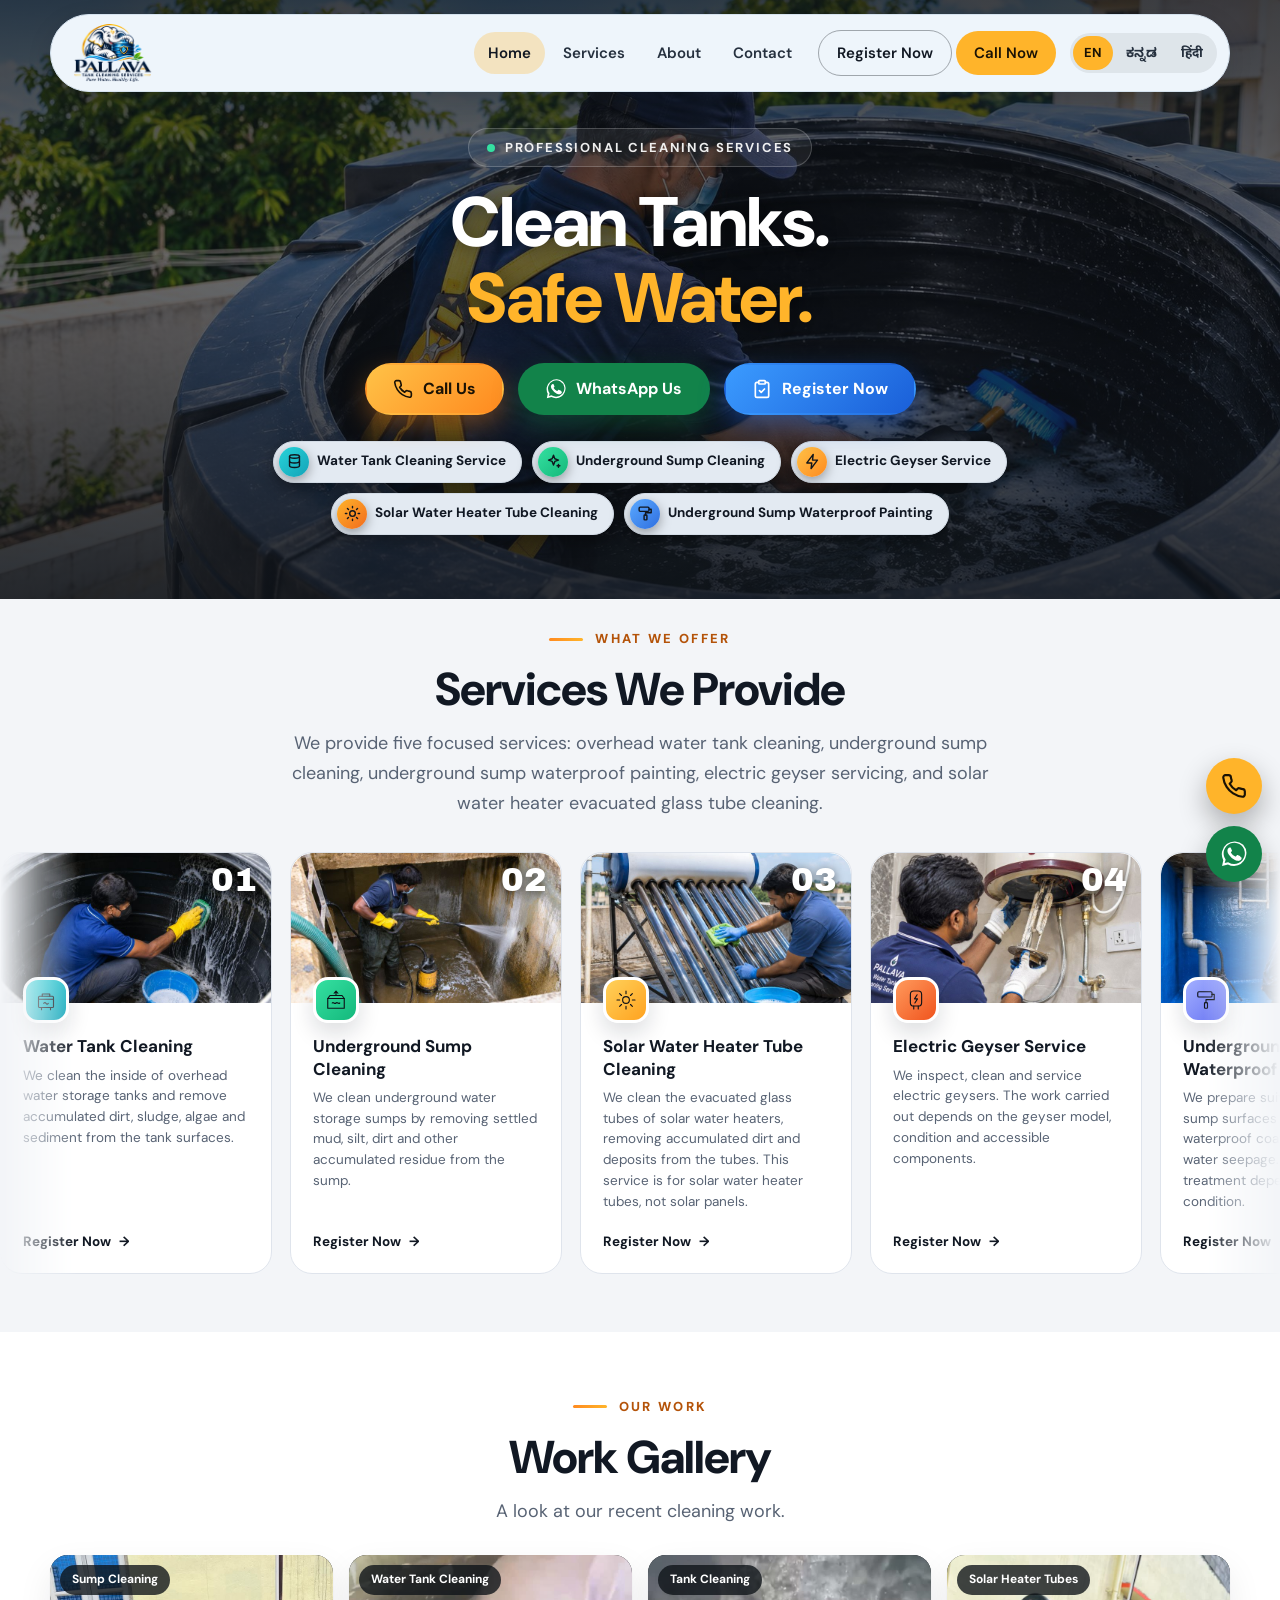
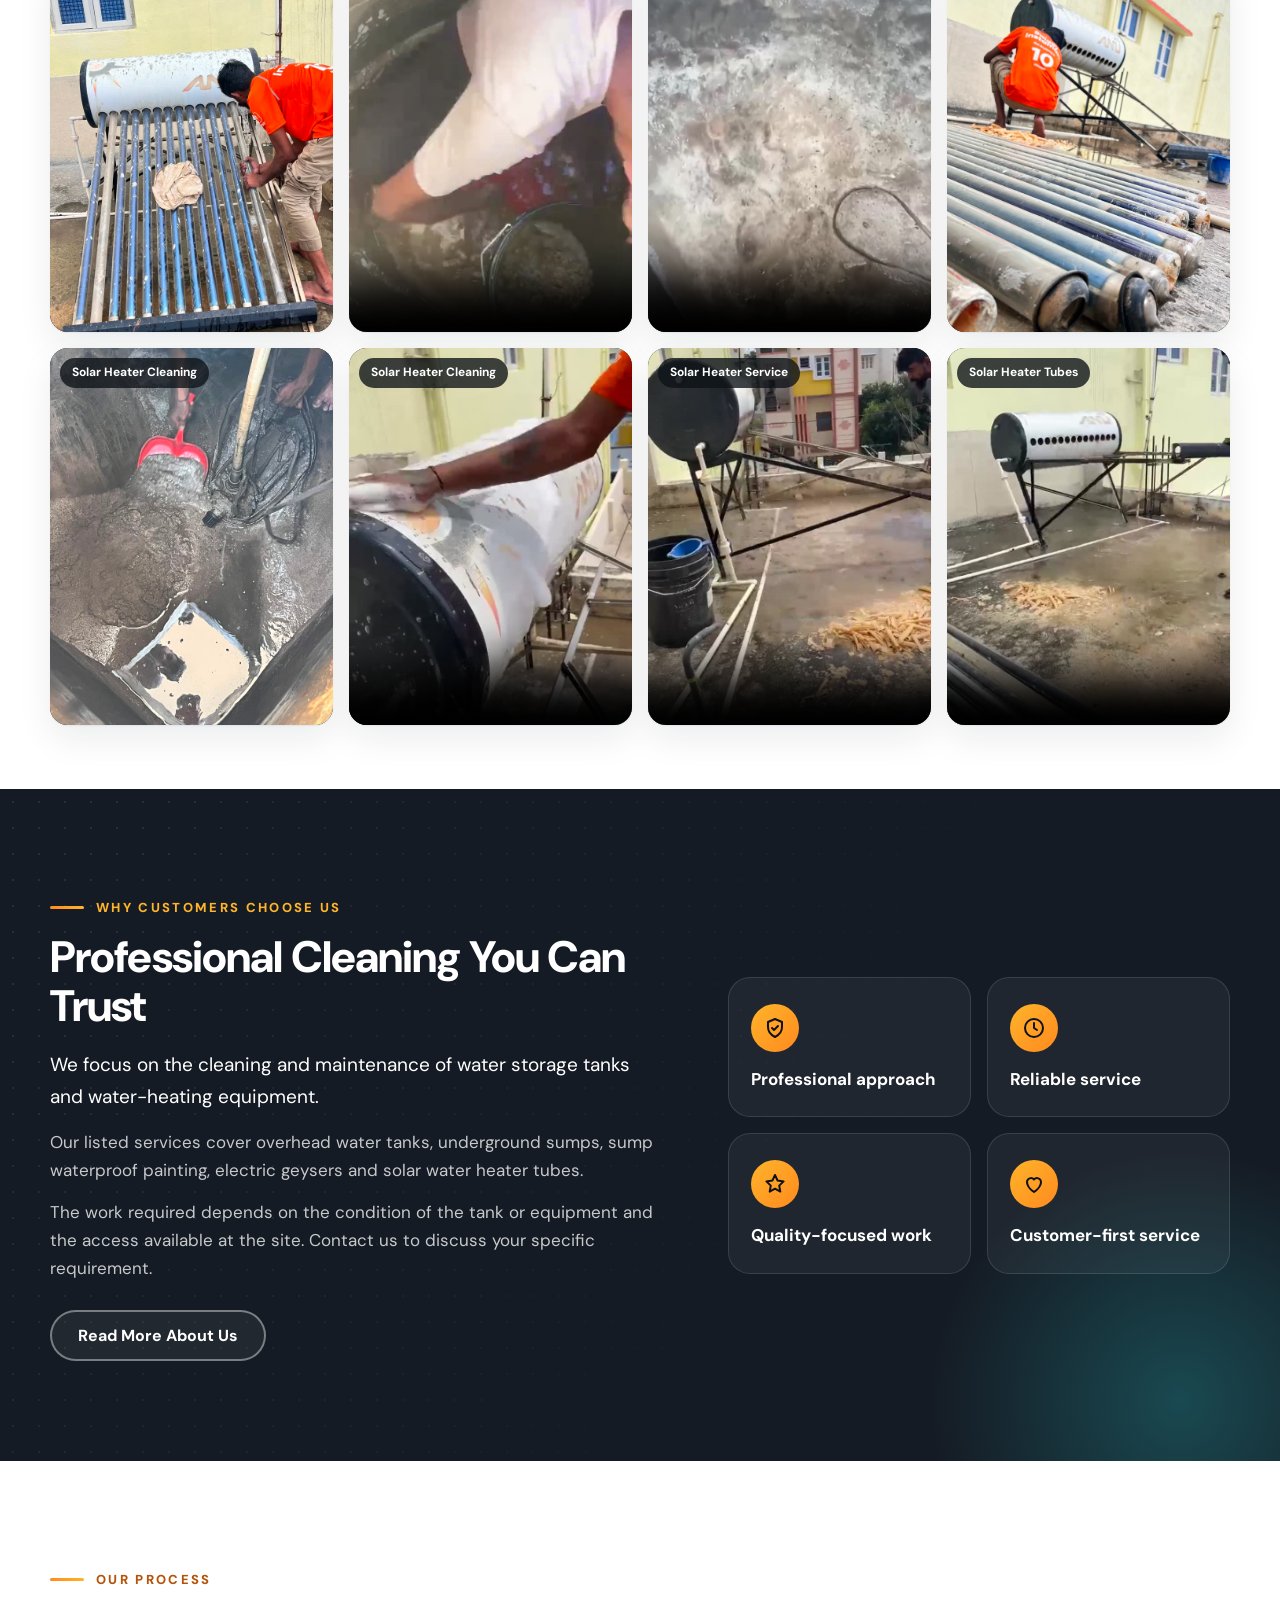
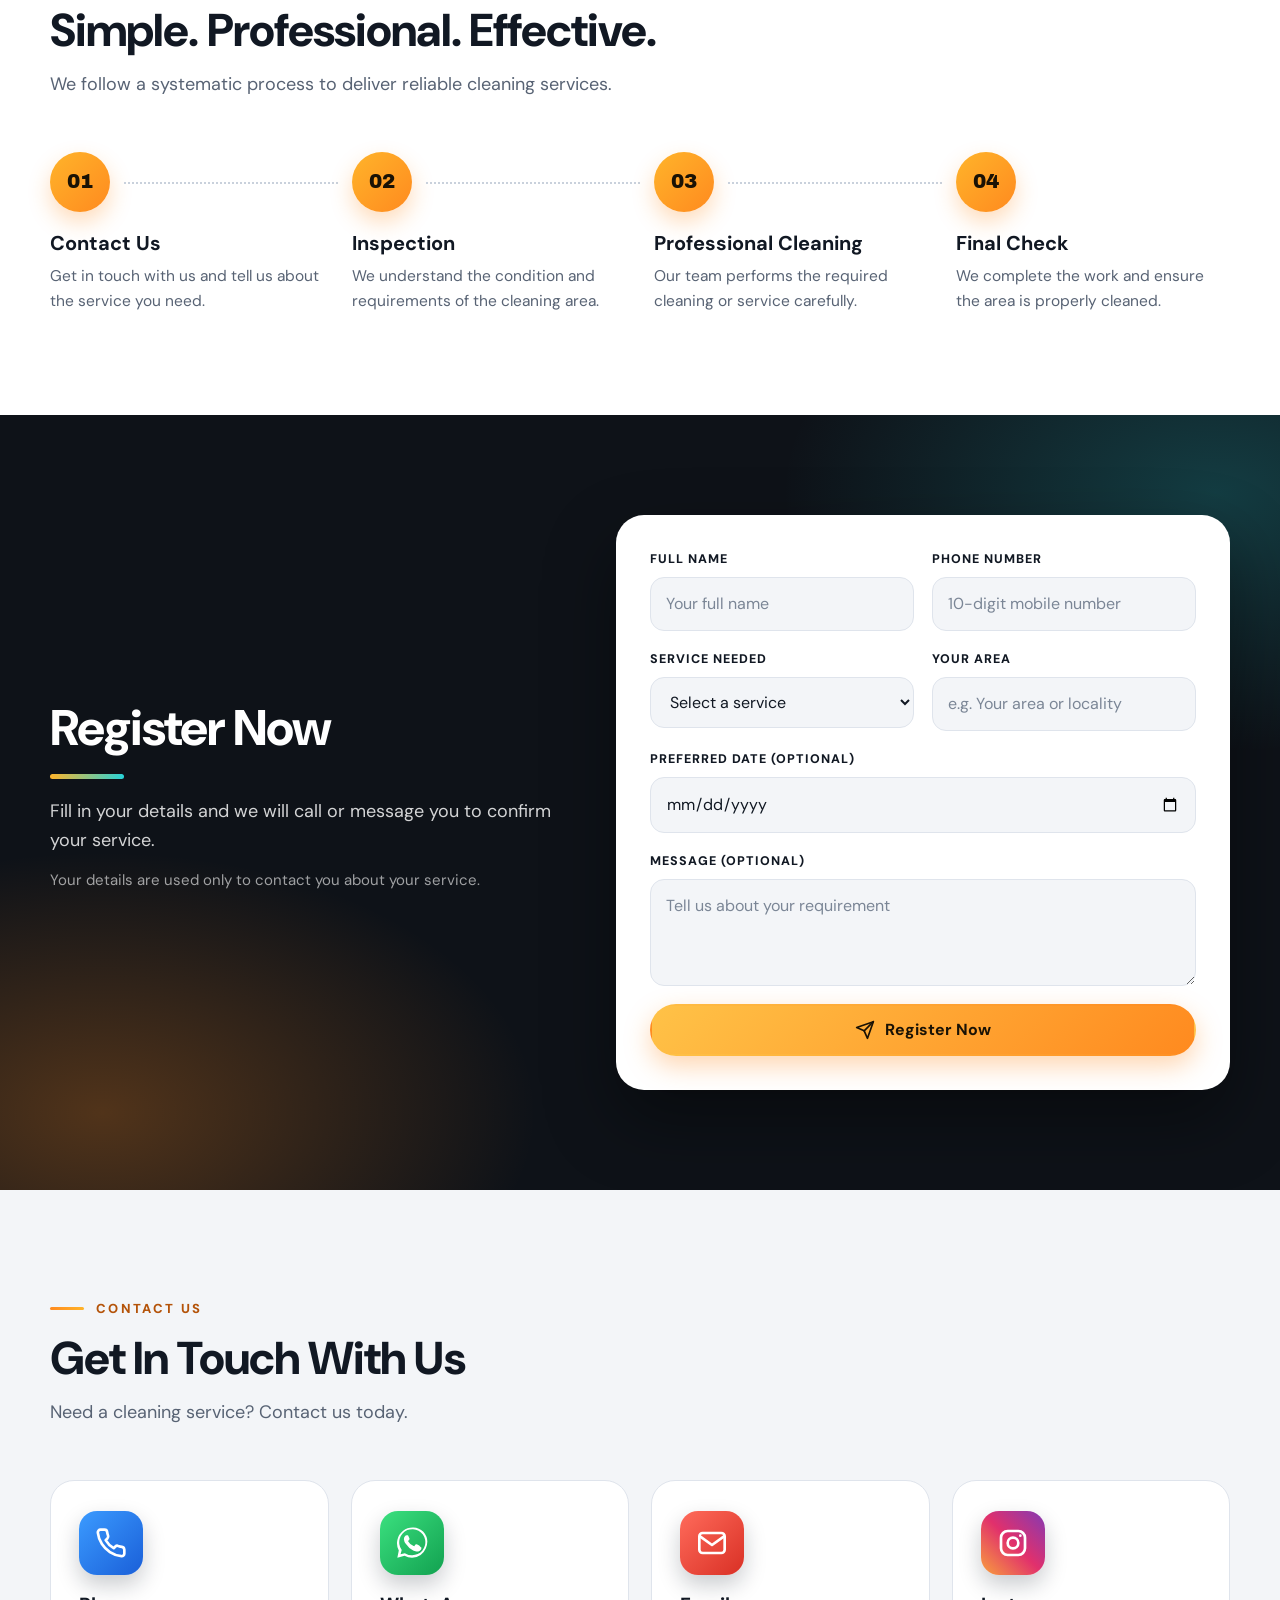
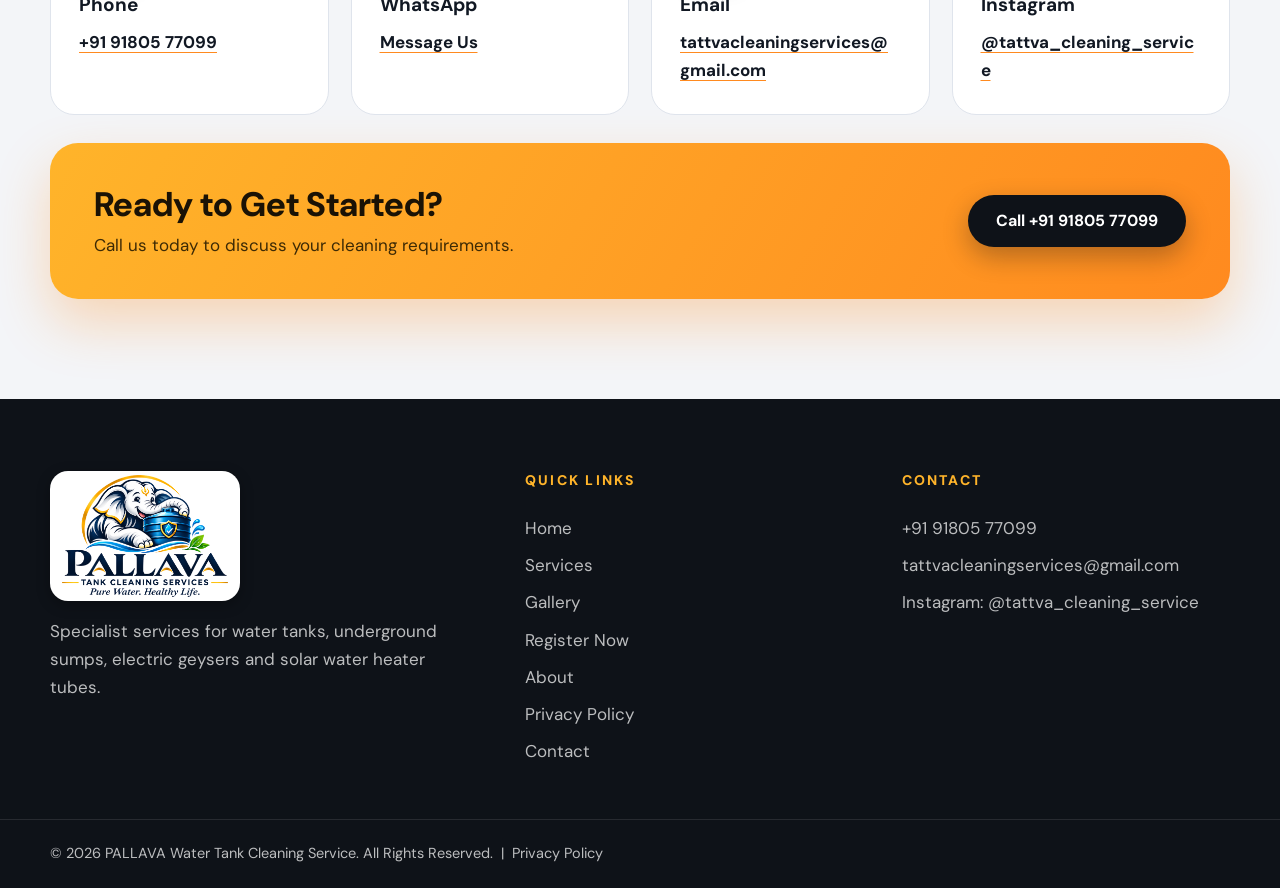
<file: index.html>
<!DOCTYPE html>
<html lang="en">
<head>
    <meta charset="UTF-8">
    <meta name="viewport" content="width=device-width, initial-scale=1.0">
    <title>Water Tank &amp; Sump Cleaning | PALLAVA Water Tank Cleaning Service</title>
    <meta name="description" content="PALLAVA provides five services: overhead water tank cleaning, underground sump cleaning, underground sump waterproof painting, electric geyser service, and evacuated glass tube solar water heater cleaning.">
    <link rel="canonical" href="https://pallavawatertankcleaningservice.in/">
    <meta name="theme-color" content="#0e1218">
    <link rel="preconnect" href="https://fonts.googleapis.com"><link rel="preconnect" href="https://fonts.gstatic.com" crossorigin>
    <link href="https://fonts.googleapis.com/css2?family=Archivo+Black&family=DM+Sans:opsz,wght@9..40,400;500;600;700;800&family=Noto+Sans+Kannada:wght@400;500;600;700;800&family=Noto+Sans+Devanagari:wght@400;500;600;700;800&display=swap" rel="stylesheet">
    <meta property="og:type" content="website">
    <meta property="og:site_name" content="PALLAVA Water Tank Cleaning Service">
    <meta property="og:title" content="Water Tank &amp; Sump Cleaning | PALLAVA Water Tank Cleaning Service">
    <meta property="og:description" content="PALLAVA provides five services: overhead water tank cleaning, underground sump cleaning, underground sump waterproof painting, electric geyser service, and evacuated glass tube solar water heater cleaning.">
    <meta property="og:url" content="https://pallavawatertankcleaningservice.in/">
    <meta property="og:image" content="https://pallavawatertankcleaningservice.in/og-image.jpg">
    <meta name="twitter:card" content="summary_large_image">
    <link rel="icon" href="favicon.svg" type="image/svg+xml">
    <link rel="icon" href="favicon.ico" sizes="48x48">
    <link rel="icon" href="favicon.png" type="image/png" sizes="192x192">
    <link rel="apple-touch-icon" href="favicon.png">
    <link rel="stylesheet" href="style.css">
    <script>document.documentElement.className += " js";</script>
</head>
<body>

<div class="scroll-progress" aria-hidden="true"></div>

<header class="header" id="header">
    <div class="nav-wrap">
        <a href="#home" class="brand" aria-label="PALLAVA Water Tank Cleaning Service - Home">
            <img class="brand-logo" src="logo_1.png" alt="PALLAVA Tank Cleaning Services - Pure Water. Healthy Life.">
        </a>
        <nav class="navigation" id="navigation">
            <a href="#home" class="nav-link">Home</a>
            <a href="#services" class="nav-link">Services</a>
            <a href="about.html" class="nav-link">About</a>
            <a href="#contact" class="nav-link">Contact</a>
            <a href="#register" class="nav-button nav-outline">Register Now</a>
            <a href="tel:+919180577099" class="nav-button nav-call">Call Now</a>
        </nav>
        <div class="lang-switch" role="group" aria-label="Language">
            <button type="button" data-lang="en" aria-pressed="true" lang="en">EN</button>
            <button type="button" data-lang="kn" aria-pressed="false" lang="kn">ಕನ್ನಡ</button>
            <button type="button" data-lang="hi" aria-pressed="false" lang="hi">हिंदी</button>
        </div>
        <button class="menu-button" id="menuButton" aria-expanded="false" aria-label="Toggle navigation">
            <span></span><span></span><span></span>
        </button>
    </div>
</header>

<main>

    <!-- HERO (photo banner) -->
    <section class="hero" id="home">
        <div class="container hero-inner">
            <span class="hero-badge">Professional Cleaning Services</span>
            <h1>Clean Tanks.<br><span class="grad">Safe Water.</span></h1>
            <div class="hero-buttons">
                <a href="tel:+919180577099" class="btn btn-amber"><svg viewBox="0 0 24 24" fill="none" stroke="currentColor" stroke-width="2" stroke-linecap="round" stroke-linejoin="round"><path d="M22 16.9v3a2 2 0 0 1-2.2 2 19.8 19.8 0 0 1-8.6-3.1 19.5 19.5 0 0 1-6-6A19.8 19.8 0 0 1 2.1 4.2 2 2 0 0 1 4.1 2h3a2 2 0 0 1 2 1.7c.1 1 .4 1.9.7 2.8a2 2 0 0 1-.5 2.1L8 9.9a16 16 0 0 0 6 6l1.3-1.3a2 2 0 0 1 2.1-.4c.9.3 1.8.6 2.8.7a2 2 0 0 1 1.7 2z"/></svg>Call Us</a>
                <a href="https://wa.me/919180577099?text=Hello%2C%20I%20need%20a%20cleaning%20service." target="_blank" rel="noopener" class="btn btn-wa"><svg viewBox="0 0 24 24" fill="currentColor"><path d="M20.5 3.5A11.8 11.8 0 0 0 2.1 17.7L1 23l5.4-1.4a11.8 11.8 0 0 0 5.6 1.4h.1A11.8 11.8 0 0 0 20.5 3.5zM12 21.2a9.8 9.8 0 0 1-5-1.4l-.4-.2-3.2.8.9-3.1-.2-.4a9.8 9.8 0 1 1 7.9 4.3zm5.4-7.3c-.3-.1-1.7-.8-2-.9s-.5-.1-.7.1-.8.9-.9 1.1-.3.2-.6.1a8 8 0 0 1-4-3.5c-.3-.5.3-.5.9-1.6.1-.2 0-.4 0-.5l-.9-2.1c-.2-.5-.4-.5-.7-.5h-.6a1.2 1.2 0 0 0-.9.4 3.7 3.7 0 0 0-1.1 2.7 6.4 6.4 0 0 0 1.4 3.4 14.7 14.7 0 0 0 5.6 5c2 .8 2.8.9 3.8.7a3.2 3.2 0 0 0 2.1-1.5 2.6 2.6 0 0 0 .2-1.5c-.1-.1-.3-.2-.6-.3z"/></svg>WhatsApp Us</a>
                <a href="#register" class="btn btn-line"><svg viewBox="0 0 24 24" fill="none" stroke="currentColor" stroke-width="2" stroke-linecap="round" stroke-linejoin="round" aria-hidden="true"><path d="M16 4h2a2 2 0 0 1 2 2v14a2 2 0 0 1-2 2H6a2 2 0 0 1-2-2V6a2 2 0 0 1 2-2h2"/><rect x="8" y="2" width="8" height="4" rx="1"/><path d="M9 14l2 2 4-4"/></svg>Register Now</a>
            </div>
            <ul class="hero-services">
                <li><span class="hs-icon" style="--c1:#27d3d8;--c2:#14a3b8"><svg viewBox="0 0 24 24" fill="none" stroke="currentColor" stroke-width="2" stroke-linecap="round" stroke-linejoin="round" aria-hidden="true"><ellipse cx="12" cy="5" rx="7" ry="2.5"/><path d="M5 5v13c0 1.4 3.1 2.5 7 2.5s7-1.1 7-2.5V5"/><path d="M5 11.5c0 1.4 3.1 2.5 7 2.5s7-1.1 7-2.5"/></svg></span><span>Water Tank Cleaning Service</span></li>
                <li><span class="hs-icon" style="--c1:#35e0a1;--c2:#14b87a"><svg viewBox="0 0 24 24" fill="none" stroke="currentColor" stroke-width="2" stroke-linecap="round" stroke-linejoin="round" aria-hidden="true"><path d="M12 3l1.9 5.1L19 10l-5.1 1.9L12 17l-1.9-5.1L5 10l5.1-1.9z"/><path d="M19 16v4M17 18h4"/></svg></span><span>Underground Sump Cleaning</span></li>
                <li><span class="hs-icon" style="--c1:#ffc247;--c2:#ff8a1f"><svg viewBox="0 0 24 24" fill="none" stroke="currentColor" stroke-width="2" stroke-linecap="round" stroke-linejoin="round" aria-hidden="true"><path d="M13 2L4 14h7l-1 8 9-12h-7z"/></svg></span><span>Electric Geyser Service</span></li>
                <li><span class="hs-icon" style="--c1:#ffb42a;--c2:#f26b1d"><svg viewBox="0 0 24 24" fill="none" stroke="currentColor" stroke-width="2" stroke-linecap="round" stroke-linejoin="round" aria-hidden="true"><circle cx="12" cy="12" r="4"/><path d="M12 2v2M12 20v2M4.9 4.9l1.4 1.4M17.7 17.7l1.4 1.4M2 12h2M20 12h2M4.9 19.1l1.4-1.4M17.7 6.3l1.4-1.4"/></svg></span><span>Solar Water Heater Tube Cleaning</span></li>
                <li><span class="hs-icon" style="--c1:#5aa9ff;--c2:#2f6fe0"><svg viewBox="0 0 24 24" fill="none" stroke="currentColor" stroke-width="2" stroke-linecap="round" stroke-linejoin="round" aria-hidden="true"><rect x="3" y="3" width="14" height="6" rx="1.5"/><path d="M17 6h3v5h-8v3"/><rect x="10" y="14" width="4" height="7" rx="1"/></svg></span><span>Underground Sump Waterproof Painting</span></li>
            </ul>
        </div>
    </section>

    <!-- SERVICES -->
    <section class="section services" id="services">
        <div class="container">
            <div class="section-head center reveal">
                <span class="eyebrow">What We Offer</span>
                <h2>Services We Provide</h2>
                <p>We provide five focused services: overhead water tank cleaning, underground sump cleaning, underground sump waterproof painting, electric geyser servicing, and solar water heater evacuated glass tube cleaning.</p>
            </div>
        </div>
        <div class="svc-marquee">
            <div class="svc-track">
                <div class="svc-set">
                <a href="#register" class="svc-card c-tank" data-service="Water Tank Cleaning">
                    <img class="svc-photo" src="svc-water-tank.jpg" alt="Cleaning the inside of a water tank" loading="lazy">
                    <span class="svc-num" aria-hidden="true">01</span>
                    <span class="svc-tile"><svg viewBox="0 0 64 64" fill="none" stroke="currentColor" stroke-width="3" stroke-linecap="round" stroke-linejoin="round" aria-hidden="true"><rect x="12" y="22" width="40" height="30" rx="3"/><path d="M12 30h40M22 22v-6h20v6M20 52v6M44 52v6"/><path d="M26 41c2-3 4-3 6 0s4 3 6 0"/></svg></span>
                    <h3>Water Tank Cleaning</h3>
                    <p>We clean the inside of overhead water storage tanks and remove accumulated dirt, sludge, algae and sediment from the tank surfaces.</p>
                    <span class="svc-link">Register Now</span>
                </a>
                <a href="#register" class="svc-card c-sump" data-service="Underground Sump Cleaning">
                    <img class="svc-photo" src="svc-sump.jpg" alt="Pressure-washing an underground sump" loading="lazy">
                    <span class="svc-num" aria-hidden="true">02</span>
                    <span class="svc-tile"><svg viewBox="0 0 64 64" fill="none" stroke="currentColor" stroke-width="3" stroke-linecap="round" stroke-linejoin="round" aria-hidden="true"><path d="M10 28h44v26H10z"/><path d="M10 28l6-8h32l6 8"/><path d="M22 40c3-4 6 4 10 0s6 4 10 0"/><path d="M32 8v12M27 14l5-6 5 6"/></svg></span>
                    <h3>Underground Sump Cleaning</h3>
                    <p>We clean underground water storage sumps by removing settled mud, silt, dirt and other accumulated residue from the sump.</p>
                    <span class="svc-link">Register Now</span>
                </a>
                <a href="#register" class="svc-card c-solar" data-service="Solar Water Heater Tube Cleaning">
                    <img class="svc-photo" src="svc-solar.jpg" alt="Cleaning solar water heater tubes" loading="lazy">
                    <span class="svc-num" aria-hidden="true">03</span>
                    <span class="svc-tile"><svg viewBox="0 0 64 64" fill="none" stroke="currentColor" stroke-width="3" stroke-linecap="round" stroke-linejoin="round" aria-hidden="true"><circle cx="32" cy="32" r="9"/><path d="M32 8v7M32 49v7M8 32h7M49 32h7M15 15l5 5M44 44l5 5M49 15l-5 5M20 44l-5 5"/></svg></span>
                    <h3>Solar Water Heater Tube Cleaning</h3>
                    <p>We clean the evacuated glass tubes of solar water heaters, removing accumulated dirt and deposits from the tubes. This service is for solar water heater tubes, not solar panels.</p>
                    <span class="svc-link">Register Now</span>
                </a>
                <a href="#register" class="svc-card c-geyser" data-service="Electric Geyser Service">
                    <img class="svc-photo" src="svc-geyser.jpg" alt="Removing scale from an electric geyser element" loading="lazy">
                    <span class="svc-num" aria-hidden="true">04</span>
                    <span class="svc-tile"><svg viewBox="0 0 64 64" fill="none" stroke="currentColor" stroke-width="3" stroke-linecap="round" stroke-linejoin="round" aria-hidden="true"><rect x="17" y="8" width="30" height="40" rx="9"/><path d="M26 48v8M38 48v8"/><path d="M35 18l-7 11h8l-7 11"/></svg></span>
                    <h3>Electric Geyser Service</h3>
                    <p>We inspect, clean and service electric geysers. The work carried out depends on the geyser model, condition and accessible components.</p>
                    <span class="svc-link">Register Now</span>
                </a>
                <a href="#register" class="svc-card c-paint" data-service="Underground Sump Waterproof Painting">
                    <img class="svc-photo" src="svc-waterproof.jpg" alt="Waterproof coating inside a sump" loading="lazy">
                    <span class="svc-num" aria-hidden="true">05</span>
                    <span class="svc-tile"><svg viewBox="0 0 64 64" fill="none" stroke="currentColor" stroke-width="3" stroke-linecap="round" stroke-linejoin="round" aria-hidden="true"><rect x="10" y="10" width="38" height="14" rx="3"/><path d="M48 17h6v14H32v8"/><rect x="28" y="39" width="8" height="15" rx="2"/></svg></span>
                    <h3>Underground Sump Waterproof Painting</h3>
                    <p>We prepare suitable underground sump surfaces and apply a suitable waterproof coating to help reduce water seepage. The required treatment depends on the sump condition.</p>
                    <span class="svc-link">Register Now</span>
                </a>
                </div>
                <div class="svc-set" aria-hidden="true">
                <a href="#register" tabindex="-1" class="svc-card c-tank" data-service="Water Tank Cleaning">
                    <img class="svc-photo" src="svc-water-tank.jpg" alt="" loading="lazy">
                    <span class="svc-num" aria-hidden="true">01</span>
                    <span class="svc-tile"><svg viewBox="0 0 64 64" fill="none" stroke="currentColor" stroke-width="3" stroke-linecap="round" stroke-linejoin="round" aria-hidden="true"><rect x="12" y="22" width="40" height="30" rx="3"/><path d="M12 30h40M22 22v-6h20v6M20 52v6M44 52v6"/><path d="M26 41c2-3 4-3 6 0s4 3 6 0"/></svg></span>
                    <h3>Water Tank Cleaning</h3>
                    <p>We clean the inside of overhead water storage tanks and remove accumulated dirt, sludge, algae and sediment from the tank surfaces.</p>
                    <span class="svc-link">Register Now</span>
                </a>
                <a href="#register" tabindex="-1" class="svc-card c-sump" data-service="Underground Sump Cleaning">
                    <img class="svc-photo" src="svc-sump.jpg" alt="" loading="lazy">
                    <span class="svc-num" aria-hidden="true">02</span>
                    <span class="svc-tile"><svg viewBox="0 0 64 64" fill="none" stroke="currentColor" stroke-width="3" stroke-linecap="round" stroke-linejoin="round" aria-hidden="true"><path d="M10 28h44v26H10z"/><path d="M10 28l6-8h32l6 8"/><path d="M22 40c3-4 6 4 10 0s6 4 10 0"/><path d="M32 8v12M27 14l5-6 5 6"/></svg></span>
                    <h3>Underground Sump Cleaning</h3>
                    <p>We clean underground water storage sumps by removing settled mud, silt, dirt and other accumulated residue from the sump.</p>
                    <span class="svc-link">Register Now</span>
                </a>
                <a href="#register" tabindex="-1" class="svc-card c-solar" data-service="Solar Water Heater Tube Cleaning">
                    <img class="svc-photo" src="svc-solar.jpg" alt="" loading="lazy">
                    <span class="svc-num" aria-hidden="true">03</span>
                    <span class="svc-tile"><svg viewBox="0 0 64 64" fill="none" stroke="currentColor" stroke-width="3" stroke-linecap="round" stroke-linejoin="round" aria-hidden="true"><circle cx="32" cy="32" r="9"/><path d="M32 8v7M32 49v7M8 32h7M49 32h7M15 15l5 5M44 44l5 5M49 15l-5 5M20 44l-5 5"/></svg></span>
                    <h3>Solar Water Heater Tube Cleaning</h3>
                    <p>We clean the evacuated glass tubes of solar water heaters, removing accumulated dirt and deposits from the tubes. This service is for solar water heater tubes, not solar panels.</p>
                    <span class="svc-link">Register Now</span>
                </a>
                <a href="#register" tabindex="-1" class="svc-card c-geyser" data-service="Electric Geyser Service">
                    <img class="svc-photo" src="svc-geyser.jpg" alt="" loading="lazy">
                    <span class="svc-num" aria-hidden="true">04</span>
                    <span class="svc-tile"><svg viewBox="0 0 64 64" fill="none" stroke="currentColor" stroke-width="3" stroke-linecap="round" stroke-linejoin="round" aria-hidden="true"><rect x="17" y="8" width="30" height="40" rx="9"/><path d="M26 48v8M38 48v8"/><path d="M35 18l-7 11h8l-7 11"/></svg></span>
                    <h3>Electric Geyser Service</h3>
                    <p>We inspect, clean and service electric geysers. The work carried out depends on the geyser model, condition and accessible components.</p>
                    <span class="svc-link">Register Now</span>
                </a>
                <a href="#register" tabindex="-1" class="svc-card c-paint" data-service="Underground Sump Waterproof Painting">
                    <img class="svc-photo" src="svc-waterproof.jpg" alt="" loading="lazy">
                    <span class="svc-num" aria-hidden="true">05</span>
                    <span class="svc-tile"><svg viewBox="0 0 64 64" fill="none" stroke="currentColor" stroke-width="3" stroke-linecap="round" stroke-linejoin="round" aria-hidden="true"><rect x="10" y="10" width="38" height="14" rx="3"/><path d="M48 17h6v14H32v8"/><rect x="28" y="39" width="8" height="15" rx="2"/></svg></span>
                    <h3>Underground Sump Waterproof Painting</h3>
                    <p>We prepare suitable underground sump surfaces and apply a suitable waterproof coating to help reduce water seepage. The required treatment depends on the sump condition.</p>
                    <span class="svc-link">Register Now</span>
                </a>
                </div>
            </div>
        </div>
    </section>

    <!-- GALLERY -->
    <section class="section gallery" id="gallery">
        <div class="container">
            <div class="section-head center">
                <span class="eyebrow">Our Work</span>
                <h2>Work Gallery</h2>
                <p>A look at our recent cleaning work.</p>
            </div>
            <div class="gal-grid">
                <figure class="gal-item"><img src="photo-1.jpg" alt="Sump cleaning in progress" loading="lazy"><figcaption>Sump Cleaning</figcaption></figure>
                <figure class="gal-item"><video controls playsinline preload="none" poster="video-4-poster.jpg"><source src="video-4.mp4" type="video/mp4"></video><figcaption>Water Tank Cleaning</figcaption></figure>
                <figure class="gal-item"><video controls playsinline preload="none" poster="video-5-poster.jpg"><source src="video-5.mp4" type="video/mp4"></video><figcaption>Tank Cleaning</figcaption></figure>
                <figure class="gal-item"><img src="photo-2.jpg" alt="Solar water heater tubes removed for cleaning" loading="lazy"><figcaption>Solar Heater Tubes</figcaption></figure>
                <figure class="gal-item"><img src="photo-3.jpg" alt="Cleaning solar water heater tubes" loading="lazy"><figcaption>Solar Heater Cleaning</figcaption></figure>
                <figure class="gal-item"><video controls playsinline preload="none" poster="video-1-poster.jpg"><source src="video-1.mp4" type="video/mp4"></video><figcaption>Solar Heater Cleaning</figcaption></figure>
                <figure class="gal-item"><video controls playsinline preload="none" poster="video-2-poster.jpg"><source src="video-2.mp4" type="video/mp4"></video><figcaption>Solar Heater Service</figcaption></figure>
                <figure class="gal-item"><video controls playsinline preload="none" poster="video-3-poster.jpg"><source src="video-3.mp4" type="video/mp4"></video><figcaption>Solar Heater Tubes</figcaption></figure>
            </div>
        </div>
    </section>
    <div class="lightbox" id="lightbox" hidden><img alt=""><button type="button" class="lb-close" aria-label="Close">&times;</button></div>

    <!-- WHY US -->
    <section class="section why" id="why">
        <div class="container why-grid">
            <div class="why-copy reveal">
                <span class="eyebrow light">Why customers choose us</span>
                <h2>Professional Cleaning You Can Trust</h2>
                <p class="lead">We focus on the cleaning and maintenance of water storage tanks and water-heating equipment.</p>
                <p>Our listed services cover overhead water tanks, underground sumps, sump waterproof painting, electric geysers and solar water heater tubes.</p>
                <p>The work required depends on the condition of the tank or equipment and the access available at the site. Contact us to discuss your specific requirement.</p>
                <a href="about.html" class="btn btn-line">Read More About Us</a>
            </div>
            <ul class="why-tiles" data-stagger>
                    <li><span class="why-ico"><svg viewBox="0 0 24 24" fill="none" stroke="currentColor" stroke-width="2" stroke-linecap="round" stroke-linejoin="round" aria-hidden="true"><path d="M12 3l7 3v5c0 4.5-3 8-7 10-4-2-7-5.5-7-10V6l7-3z"/><path d="M9 12l2 2 4-4"/></svg></span><span class="why-label">Professional approach</span></li>
                    <li><span class="why-ico"><svg viewBox="0 0 24 24" fill="none" stroke="currentColor" stroke-width="2" stroke-linecap="round" stroke-linejoin="round" aria-hidden="true"><circle cx="12" cy="12" r="9"/><path d="M12 7v5l3 2"/></svg></span><span class="why-label">Reliable service</span></li>
                    <li><span class="why-ico"><svg viewBox="0 0 24 24" fill="none" stroke="currentColor" stroke-width="2" stroke-linecap="round" stroke-linejoin="round" aria-hidden="true"><path d="M12 3l2.6 5.6 6 .8-4.4 4.2 1.1 6L12 16.7 6.7 19.6l1.1-6L3.4 9.4l6-.8L12 3z"/></svg></span><span class="why-label">Quality-focused work</span></li>
                    <li><span class="why-ico"><svg viewBox="0 0 24 24" fill="none" stroke="currentColor" stroke-width="2" stroke-linecap="round" stroke-linejoin="round" aria-hidden="true"><path d="M12 20s-7-4.5-7-10a4 4 0 0 1 7-2.5A4 4 0 0 1 19 10c0 5.5-7 10-7 10z"/></svg></span><span class="why-label">Customer-first service</span></li>
            </ul>
        </div>
    </section>

    <!-- PROCESS -->
    <section class="section process" id="process">
        <div class="container">
            <div class="section-head reveal">
                <span class="eyebrow">Our Process</span>
                <h2>Simple. Professional. Effective.</h2>
                <p>We follow a systematic process to deliver reliable cleaning services.</p>
            </div>
            <ol class="steps" data-stagger>
                <li class="step"><h3>Contact Us</h3><p>Get in touch with us and tell us about the service you need.</p></li>
                <li class="step"><h3>Inspection</h3><p>We understand the condition and requirements of the cleaning area.</p></li>
                <li class="step"><h3>Professional Cleaning</h3><p>Our team performs the required cleaning or service carefully.</p></li>
                <li class="step"><h3>Final Check</h3><p>We complete the work and ensure the area is properly cleaned.</p></li>
            </ol>
        </div>
    </section>

    <!-- REGISTER -->
    <section class="section register" id="register">
        <div class="container register-grid">
            <div class="register-copy reveal">
                <h2>Register Now</h2>
                <p>Fill in your details and we will call or message you to confirm your service.</p>
                <p class="register-note">Your details are used only to contact you about your service.</p>
            </div>
            <div class="register-card reveal">
                <form id="registerForm" class="register-form" autocomplete="on" onsubmit="return false;">
                    <div class="field">
                        <label for="regName">Full Name</label>
                        <input id="regName" name="name" type="text" placeholder="Your full name" required autocomplete="name">
                    </div>
                    <div class="field">
                        <label for="regPhone">Phone Number</label>
                        <input id="regPhone" name="phone" type="tel" inputmode="tel" placeholder="10-digit mobile number" required pattern="(\+?91 ?)?[6-9][0-9]{9}" autocomplete="tel">
                    </div>
                    <div class="field">
                        <label for="regService">Service Needed</label>
                        <select id="regService" name="service" required>
                            <option value="" disabled selected>Select a service</option>
                            <option value="Water Tank Cleaning">Water Tank Cleaning</option>
                            <option value="Underground Sump Cleaning">Underground Sump Cleaning</option>
                            <option value="Solar Water Heater Tube Cleaning">Solar Water Heater Tube Cleaning</option>
                            <option value="Electric Geyser Service">Electric Geyser Service</option>
                            <option value="Underground Sump Waterproof Painting">Underground Sump Waterproof Painting</option>
                        </select>
                    </div>
                    <div class="field">
                        <label for="regArea">Your Area</label>
                        <input id="regArea" name="area" type="text" placeholder="e.g. Your area or locality" required autocomplete="address-level2">
                    </div>
                    <div class="field field-full">
                        <label for="regDate">Preferred Date (optional)</label>
                        <input id="regDate" name="date" type="date">
                    </div>
                    <div class="field field-full">
                        <label for="regMessage">Message (optional)</label>
                        <textarea id="regMessage" name="message" rows="3" placeholder="Tell us about your requirement"></textarea>
                    </div>
                    <div class="hp" aria-hidden="true" data-i18n-skip><label>Website<input type="text" name="website" tabindex="-1" autocomplete="off"></label></div>
                    <button type="submit" class="btn btn-amber register-submit"><svg viewBox="0 0 24 24" fill="none" stroke="currentColor" stroke-width="2" stroke-linecap="round" stroke-linejoin="round" aria-hidden="true"><path d="M22 2 11 13"/><path d="M22 2l-7 20-4-9-9-4 20-7z"/></svg>Register Now</button>
                    <div class="form-success" id="registerDone" role="status" hidden>
                        <span>Thank you! Your registration has been received. We will contact you soon.</span>
                    </div>
                    <div class="form-error" id="registerError" role="alert" hidden>
                        <span>Sorry, we could not send your details. Please try again or call us.</span>
                        <a href="tel:+919180577099">Call +91 91805 77099</a>
                    </div>
                </form>
            </div>
        </div>
    </section>

    <!-- CONTACT -->
    <section class="section contact" id="contact">
        <div class="container">
            <div class="section-head reveal">
                <span class="eyebrow">Contact Us</span>
                <h2>Get In Touch With Us</h2>
                <p>Need a cleaning service? Contact us today.</p>
            </div>
            <div class="contact-grid" data-stagger>
                <div class="contact-card">
                    <div class="contact-icon ci-phone"><svg viewBox="0 0 24 24" fill="none" stroke="currentColor" stroke-width="2" stroke-linecap="round" stroke-linejoin="round" aria-hidden="true"><path d="M22 16.9v3a2 2 0 0 1-2.2 2 19.8 19.8 0 0 1-8.6-3.1 19.5 19.5 0 0 1-6-6A19.8 19.8 0 0 1 2.1 4.2 2 2 0 0 1 4.1 2h3a2 2 0 0 1 2 1.7c.1 1 .4 1.9.7 2.8a2 2 0 0 1-.5 2.1L8 9.9a16 16 0 0 0 6 6l1.3-1.3a2 2 0 0 1 2.1-.4c.9.3 1.8.6 2.8.7a2 2 0 0 1 1.7 2z"/></svg></div>
                    <h3>Phone</h3>
                    <a href="tel:+919180577099">+91 91805 77099</a>
                </div>
                <div class="contact-card">
                    <div class="contact-icon ci-wa"><svg viewBox="0 0 24 24" fill="currentColor" aria-hidden="true"><path d="M20.5 3.5A11.8 11.8 0 0 0 2.1 17.7L1 23l5.4-1.4a11.8 11.8 0 0 0 5.6 1.4h.1A11.8 11.8 0 0 0 20.5 3.5zM12 21.2a9.8 9.8 0 0 1-5-1.4l-.4-.2-3.2.8.9-3.1-.2-.4a9.8 9.8 0 1 1 7.9 4.3zm5.4-7.3c-.3-.1-1.7-.8-2-.9s-.5-.1-.7.1-.8.9-.9 1.1-.3.2-.6.1a8 8 0 0 1-4-3.5c-.3-.5.3-.5.9-1.6.1-.2 0-.4 0-.5l-.9-2.1c-.2-.5-.4-.5-.7-.5h-.6a1.2 1.2 0 0 0-.9.4 3.7 3.7 0 0 0-1.1 2.7 6.4 6.4 0 0 0 1.4 3.4 14.7 14.7 0 0 0 5.6 5c2 .8 2.8.9 3.8.7a3.2 3.2 0 0 0 2.1-1.5 2.6 2.6 0 0 0 .2-1.5c-.1-.1-.3-.2-.6-.3z"/></svg></div>
                    <h3>WhatsApp</h3>
                    <a href="https://wa.me/919180577099" target="_blank" rel="noopener">Message Us</a>
                </div>
                <div class="contact-card">
                    <div class="contact-icon ci-mail"><svg viewBox="0 0 24 24" fill="none" stroke="currentColor" stroke-width="2" stroke-linecap="round" stroke-linejoin="round" aria-hidden="true"><rect x="2.5" y="4.5" width="19" height="15" rx="2.5"/><path d="M3 7l9 6.5L21 7"/></svg></div>
                    <h3>Email</h3>
                    <a href="https://mail.google.com/mail/?view=cm&amp;fs=1&amp;to=tattvacleaningservices@gmail.com"
   target="_blank" rel="noopener noreferrer">tattvacleaningservices@<wbr>gmail.com</a>
                </div>
                <div class="contact-card">
                    <div class="contact-icon ci-ig"><svg viewBox="0 0 24 24" fill="none" stroke="currentColor" stroke-width="2" stroke-linecap="round" stroke-linejoin="round" aria-hidden="true"><rect x="3" y="3" width="18" height="18" rx="5"/><circle cx="12" cy="12" r="4"/><circle cx="17.5" cy="6.5" r="1" fill="currentColor" stroke="none"/></svg></div>
                    <h3>Instagram</h3>
                    <a href="https://www.instagram.com/tattva_cleaning_service/" target="_blank" rel="noopener">@tattva_cleaning_service</a>
                </div>
            </div>
            <div class="cta-band reveal">
                <div>
                    <h3>Ready to Get Started?</h3>
                    <p>Call us today to discuss your cleaning requirements.</p>
                </div>
                <a href="tel:+919180577099" class="btn btn-dark">Call +91 91805 77099</a>
            </div>
        </div>
    </section>

</main>

<footer class="footer">
    <div class="container footer-grid">
        <div>
            <a href="#home" class="brand" aria-label="PALLAVA Water Tank Cleaning Service - Home">
                <img class="brand-logo" src="logo_1.png" alt="PALLAVA Tank Cleaning Services - Pure Water. Healthy Life.">
            </a>
            <p>Specialist services for water tanks, underground sumps, electric geysers and solar water heater tubes.</p>
        </div>
        <div class="footer-links">
            <h3>Quick Links</h3>
            <a href="#home">Home</a>
            <a href="#services">Services</a>
            <a href="#gallery">Gallery</a>
            <a href="#register">Register Now</a>
            <a href="about.html">About</a>
            <a href="privacy.html">Privacy Policy</a>
            <a href="#contact">Contact</a>
        </div>
        <div class="footer-contact">
    <h3>Contact</h3>

    <a href="tel:+919180577099">+91 91805 77099</a>

    <a href="https://mail.google.com/mail/?view=cm&fs=1&to=tattvacleaningservices@gmail.com"
   target="_blank" rel="noopener noreferrer">
    tattvacleaningservices@gmail.com
</a>

    <a href="https://www.instagram.com/tattva_cleaning_service/"
       target="_blank" rel="noopener">
        Instagram: @tattva_cleaning_service
    </a>
</div>
    </div>
    <div class="footer-bottom">
        <div class="container">
            <p>© 2026 PALLAVA Water Tank Cleaning Service. All Rights Reserved. &nbsp;|&nbsp; <a href="privacy.html">Privacy Policy</a></p>
        </div>
    </div>
</footer>

<div class="float-contact">
    <a href="tel:+919180577099" class="fc-call" aria-label="Call PALLAVA Water Tank Cleaning Service"><svg viewBox="0 0 24 24" fill="none" stroke="currentColor" stroke-width="2" stroke-linecap="round" stroke-linejoin="round"><path d="M22 16.9v3a2 2 0 0 1-2.2 2 19.8 19.8 0 0 1-8.6-3.1 19.5 19.5 0 0 1-6-6A19.8 19.8 0 0 1 2.1 4.2 2 2 0 0 1 4.1 2h3a2 2 0 0 1 2 1.7c.1 1 .4 1.9.7 2.8a2 2 0 0 1-.5 2.1L8 9.9a16 16 0 0 0 6 6l1.3-1.3a2 2 0 0 1 2.1-.4c.9.3 1.8.6 2.8.7a2 2 0 0 1 1.7 2z"/></svg></a>
    <a href="https://wa.me/919180577099" target="_blank" rel="noopener" class="fc-wa" aria-label="WhatsApp PALLAVA Water Tank Cleaning Service"><svg viewBox="0 0 24 24" fill="currentColor"><path d="M20.5 3.5A11.8 11.8 0 0 0 2.1 17.7L1 23l5.4-1.4a11.8 11.8 0 0 0 5.6 1.4h.1A11.8 11.8 0 0 0 20.5 3.5zM12 21.2a9.8 9.8 0 0 1-5-1.4l-.4-.2-3.2.8.9-3.1-.2-.4a9.8 9.8 0 1 1 7.9 4.3zm5.4-7.3c-.3-.1-1.7-.8-2-.9s-.5-.1-.7.1-.8.9-.9 1.1-.3.2-.6.1a8 8 0 0 1-4-3.5c-.3-.5.3-.5.9-1.6.1-.2 0-.4 0-.5l-.9-2.1c-.2-.5-.4-.5-.7-.5h-.6a1.2 1.2 0 0 0-.9.4 3.7 3.7 0 0 0-1.1 2.7 6.4 6.4 0 0 0 1.4 3.4 14.7 14.7 0 0 0 5.6 5c2 .8 2.8.9 3.8.7a3.2 3.2 0 0 0 2.1-1.5 2.6 2.6 0 0 0 .2-1.5c-.1-.1-.3-.2-.6-.3z"/></svg></a>
</div>

<script src="lang.js"></script>
<script src="script.js"></script>
</body>
</html>
</file>
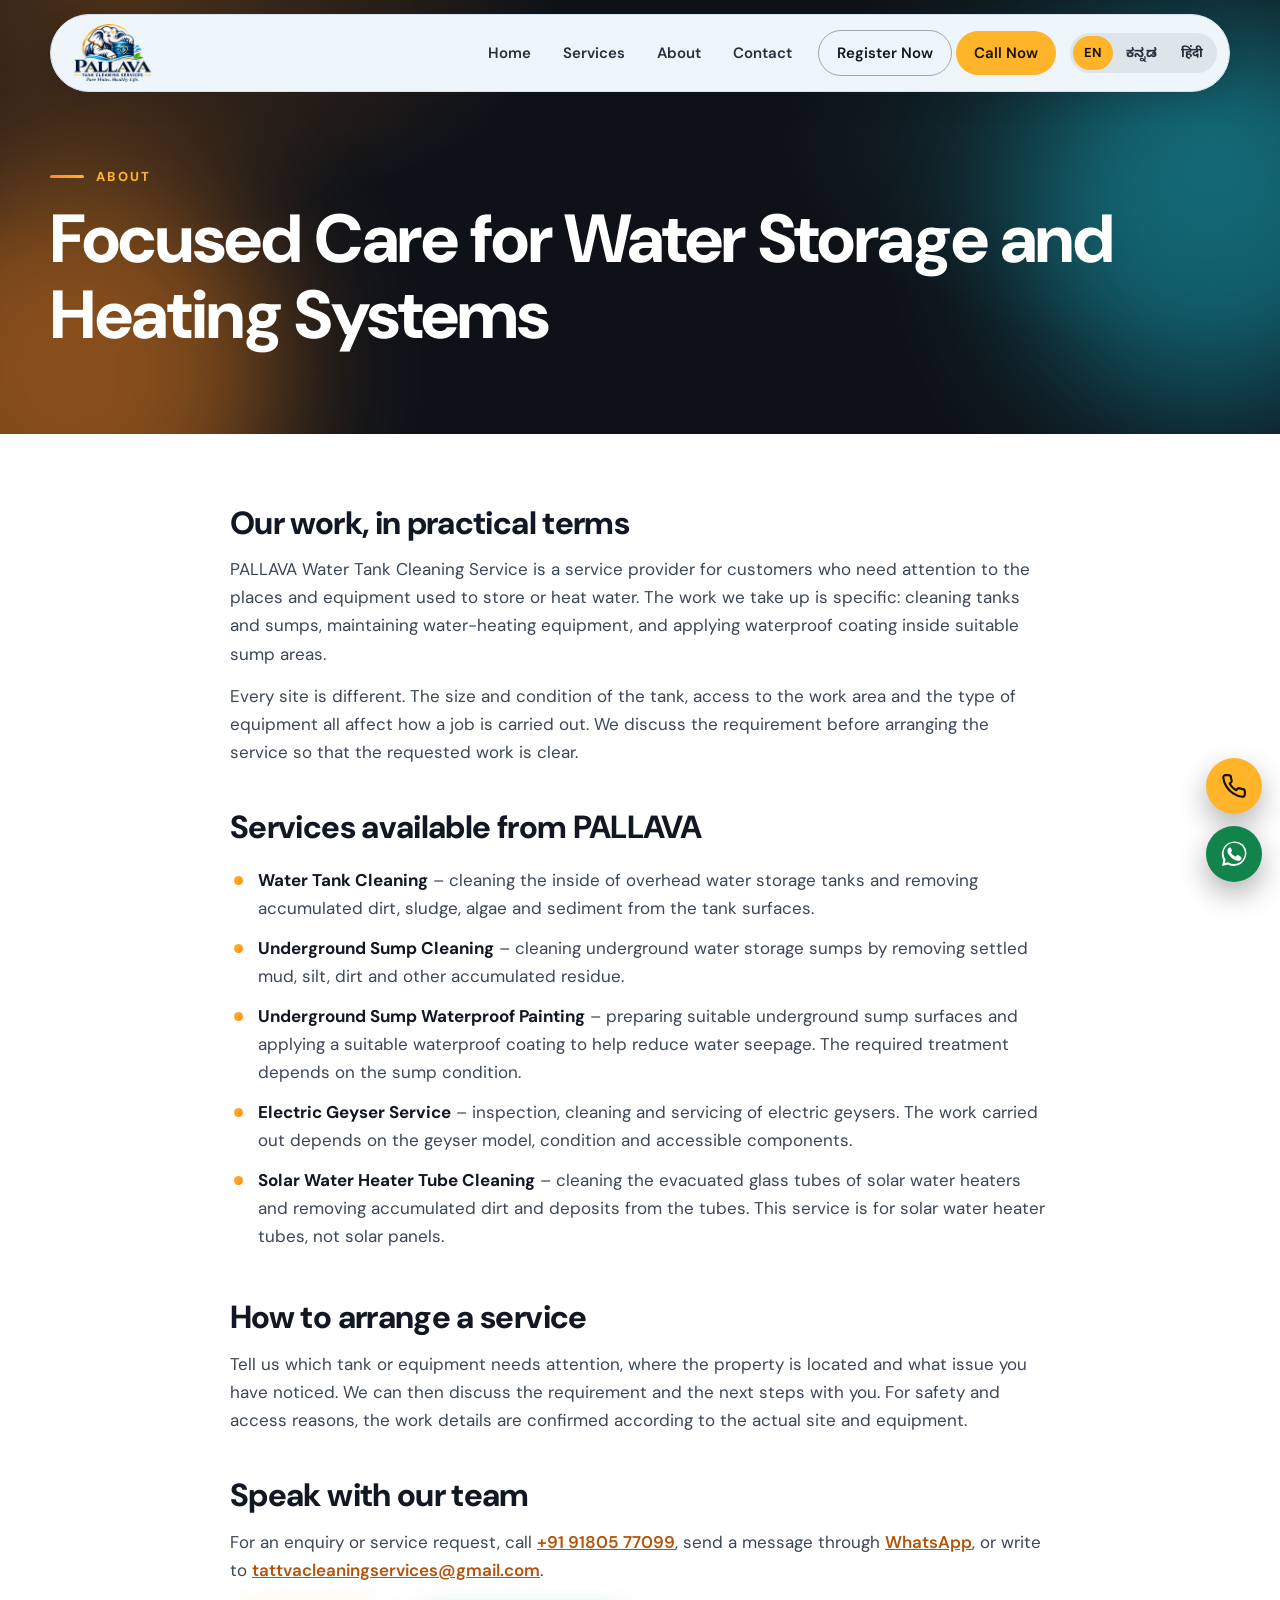
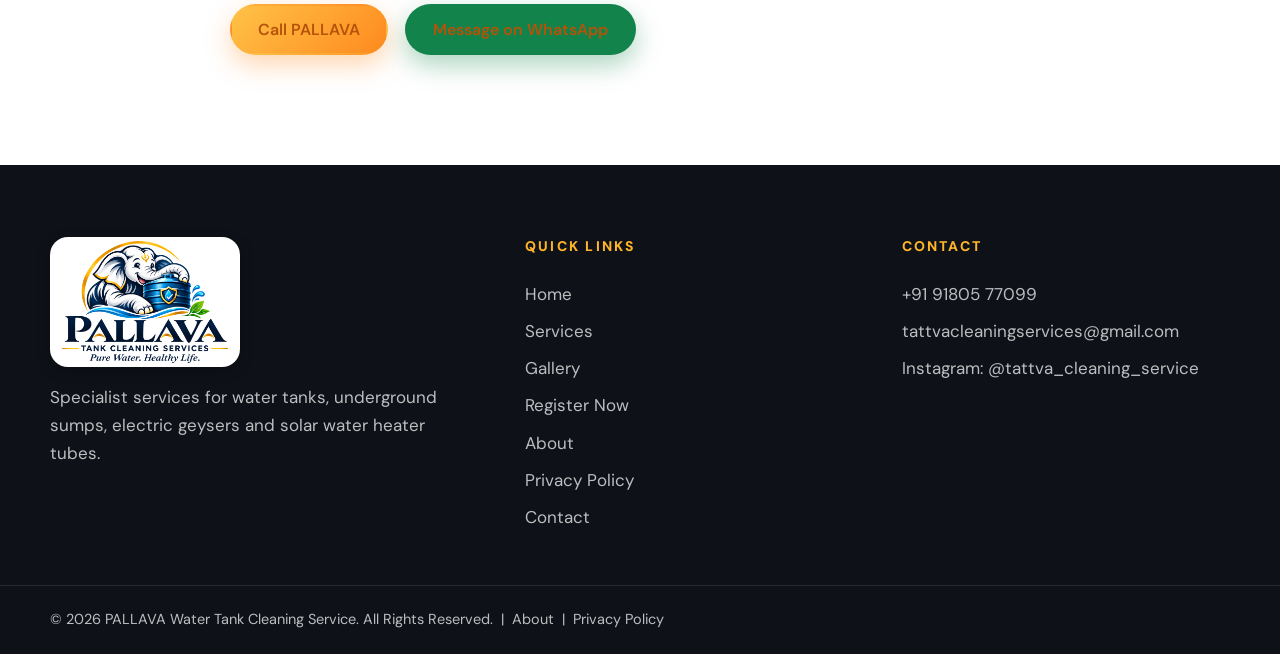
<file: about.html>
<!DOCTYPE html>
<html lang="en">
<head>
    <meta charset="UTF-8">
    <meta name="viewport" content="width=device-width, initial-scale=1.0">
    <title>About Us | PALLAVA Water Tank Cleaning Service</title>
    <meta name="description" content="Learn about PALLAVA and its five water storage, cleaning and maintenance services.">
    
    <link rel="canonical" href="https://pallavawatertankcleaningservice.in/about.html">

    <meta name="theme-color" content="#0e1218">
    <link rel="preconnect" href="https://fonts.googleapis.com"><link rel="preconnect" href="https://fonts.gstatic.com" crossorigin>
    <link href="https://fonts.googleapis.com/css2?family=Archivo+Black&family=DM+Sans:opsz,wght@9..40,400;500;600;700;800&family=Noto+Sans+Kannada:wght@400;500;600;700;800&family=Noto+Sans+Devanagari:wght@400;500;600;700;800&display=swap" rel="stylesheet">
    <meta property="og:type" content="website">
    <meta property="og:site_name" content="PALLAVA Water Tank Cleaning Service">
    <meta property="og:title" content="About Us | PALLAVA Water Tank Cleaning Service">
    <meta property="og:description" content="Learn about PALLAVA and its five water storage, cleaning and maintenance services.">
    <meta property="og:url" content="https://pallavawatertankcleaningservice.in/about.html">
    <meta property="og:image" content="https://pallavawatertankcleaningservice.in/og-image.jpg">
    <meta name="twitter:card" content="summary_large_image">
    <link rel="icon" href="favicon.svg" type="image/svg+xml">
    <link rel="icon" href="favicon.ico" sizes="48x48">
    <link rel="icon" href="favicon.png" type="image/png" sizes="192x192">
    <link rel="apple-touch-icon" href="favicon.png">
    <link rel="stylesheet" href="style.css">
    <script>document.documentElement.className += " js";</script>
</head>
<body>

<div class="scroll-progress" aria-hidden="true"></div>

<header class="header" id="header">
    <div class="nav-wrap">
        <a href="index.html" class="brand" aria-label="PALLAVA Water Tank Cleaning Service - Home">
            <img class="brand-logo" src="logo_1.png" alt="PALLAVA Tank Cleaning Services - Pure Water. Healthy Life.">
        </a>
        <nav class="navigation" id="navigation">
            <a href="index.html" class="nav-link">Home</a>
            <a href="index.html#services" class="nav-link">Services</a>
            <a href="about.html" class="nav-link">About</a>
            <a href="index.html#contact" class="nav-link">Contact</a>
            <a href="index.html#register" class="nav-button nav-outline">Register Now</a>
            <a href="tel:+919180577099" class="nav-button nav-call">Call Now</a>
        </nav>
        <div class="lang-switch" role="group" aria-label="Language">
            <button type="button" data-lang="en" aria-pressed="true" lang="en">EN</button>
            <button type="button" data-lang="kn" aria-pressed="false" lang="kn">ಕನ್ನಡ</button>
            <button type="button" data-lang="hi" aria-pressed="false" lang="hi">हिंदी</button>
        </div>
        <button class="menu-button" id="menuButton" aria-expanded="false" aria-label="Toggle navigation">
            <span></span><span></span><span></span>
        </button>
    </div>
</header>

<main>
<section class="page-hero">
    <div class="hero-fx" aria-hidden="true"><span class="orb orb-a"></span><span class="orb orb-b"></span></div>
    <div class="container">
        <span class="eyebrow light">About</span>
        <h1>Focused Care for Water Storage and Heating Systems</h1>
    </div>
</section>

<section class="page-body">
    <div class="container prose">
        <h2>Our work, in practical terms</h2>
        <p>PALLAVA Water Tank Cleaning Service is a service provider for customers who need attention to the places and equipment used to store or heat water. The work we take up is specific: cleaning tanks and sumps, maintaining water-heating equipment, and applying waterproof coating inside suitable sump areas.</p>
        <p>Every site is different. The size and condition of the tank, access to the work area and the type of equipment all affect how a job is carried out. We discuss the requirement before arranging the service so that the requested work is clear.</p>

        <h2>Services available from PALLAVA</h2>
        <ul>
            <li><strong>Water Tank Cleaning</strong> &ndash; cleaning the inside of overhead water storage tanks and removing accumulated dirt, sludge, algae and sediment from the tank surfaces.</li>
            <li><strong>Underground Sump Cleaning</strong> &ndash; cleaning underground water storage sumps by removing settled mud, silt, dirt and other accumulated residue.</li>
            <li><strong>Underground Sump Waterproof Painting</strong> &ndash; preparing suitable underground sump surfaces and applying a suitable waterproof coating to help reduce water seepage. The required treatment depends on the sump condition.</li>
            <li><strong>Electric Geyser Service</strong> &ndash; inspection, cleaning and servicing of electric geysers. The work carried out depends on the geyser model, condition and accessible components.</li>
            <li><strong>Solar Water Heater Tube Cleaning</strong> &ndash; cleaning the evacuated glass tubes of solar water heaters and removing accumulated dirt and deposits from the tubes. This service is for solar water heater tubes, not solar panels.</li>
        </ul>

        <h2>How to arrange a service</h2>
        <p>Tell us which tank or equipment needs attention, where the property is located and what issue you have noticed. We can then discuss the requirement and the next steps with you. For safety and access reasons, the work details are confirmed according to the actual site and equipment.</p>

        <h2>Speak with our team</h2>
        <p>For an enquiry or service request, call <a href="tel:+919180577099">+91 91805 77099</a>, send a message through <a href="https://wa.me/919180577099" target="_blank" rel="noopener">WhatsApp</a>, or write to <a href="mailto:tattvacleaningservices@gmail.com">tattvacleaningservices@gmail.com</a>.</p>
        <p>
            <a href="tel:+919180577099" class="btn btn-amber">Call PALLAVA</a>
            <a href="https://wa.me/919180577099" target="_blank" rel="noopener" class="btn btn-wa">Message on WhatsApp</a>
        </p>
    </div>
</section>
</main>

<footer class="footer">
    <div class="container footer-grid">
        <div>
            <a href="index.html" class="brand" aria-label="PALLAVA Water Tank Cleaning Service - Home">
                <img class="brand-logo" src="logo_1.png" alt="PALLAVA Tank Cleaning Services - Pure Water. Healthy Life.">
            </a>
            <p>Specialist services for water tanks, underground sumps, electric geysers and solar water heater tubes.</p>
        </div>
        <div class="footer-links">
            <h3>Quick Links</h3>
            <a href="index.html">Home</a>
            <a href="index.html#services">Services</a>
            <a href="index.html#gallery">Gallery</a>
            <a href="index.html#register">Register Now</a>
            <a href="about.html">About</a>
            <a href="privacy.html">Privacy Policy</a>
            <a href="index.html#contact">Contact</a>
        </div>
        <div class="footer-contact">
            <h3>Contact</h3>
            <a href="tel:+919180577099">+91 91805 77099</a>
            <a href="mailto:tattvacleaningservices@gmail.com">tattvacleaningservices@gmail.com</a>
            <a href="https://www.instagram.com/tattva_cleaning_service/" target="_blank" rel="noopener">Instagram: @tattva_cleaning_service</a>
        </div>
    </div>
    <div class="footer-bottom">
        <div class="container">
            <p>© 2026 PALLAVA Water Tank Cleaning Service. All Rights Reserved. &nbsp;|&nbsp; <a href="about.html">About</a> &nbsp;|&nbsp; <a href="privacy.html">Privacy Policy</a></p>
        </div>
    </div>
</footer>

<div class="float-contact">
    <a href="tel:+919180577099" class="fc-call" aria-label="Call PALLAVA Water Tank Cleaning Service"><svg viewBox="0 0 24 24" fill="none" stroke="currentColor" stroke-width="2" stroke-linecap="round" stroke-linejoin="round"><path d="M22 16.9v3a2 2 0 0 1-2.2 2 19.8 19.8 0 0 1-8.6-3.1 19.5 19.5 0 0 1-6-6A19.8 19.8 0 0 1 2.1 4.2 2 2 0 0 1 4.1 2h3a2 2 0 0 1 2 1.7c.1 1 .4 1.9.7 2.8a2 2 0 0 1-.5 2.1L8 9.9a16 16 0 0 0 6 6l1.3-1.3a2 2 0 0 1 2.1-.4c.9.3 1.8.6 2.8.7a2 2 0 0 1 1.7 2z"/></svg></a>
    <a href="https://wa.me/919180577099" target="_blank" rel="noopener" class="fc-wa" aria-label="WhatsApp PALLAVA Water Tank Cleaning Service"><svg viewBox="0 0 24 24" fill="currentColor"><path d="M20.5 3.5A11.8 11.8 0 0 0 2.1 17.7L1 23l5.4-1.4a11.8 11.8 0 0 0 5.6 1.4h.1A11.8 11.8 0 0 0 20.5 3.5zM12 21.2a9.8 9.8 0 0 1-5-1.4l-.4-.2-3.2.8.9-3.1-.2-.4a9.8 9.8 0 1 1 7.9 4.3zm5.4-7.3c-.3-.1-1.7-.8-2-.9s-.5-.1-.7.1-.8.9-.9 1.1-.3.2-.6.1a8 8 0 0 1-4-3.5c-.3-.5.3-.5.9-1.6.1-.2 0-.4 0-.5l-.9-2.1c-.2-.5-.4-.5-.7-.5h-.6a1.2 1.2 0 0 0-.9.4 3.7 3.7 0 0 0-1.1 2.7 6.4 6.4 0 0 0 1.4 3.4 14.7 14.7 0 0 0 5.6 5c2 .8 2.8.9 3.8.7a3.2 3.2 0 0 0 2.1-1.5 2.6 2.6 0 0 0 .2-1.5c-.1-.1-.3-.2-.6-.3z"/></svg></a>
</div>

<script src="lang.js"></script>
<script src="script.js"></script>
</body>
</html>
</file>
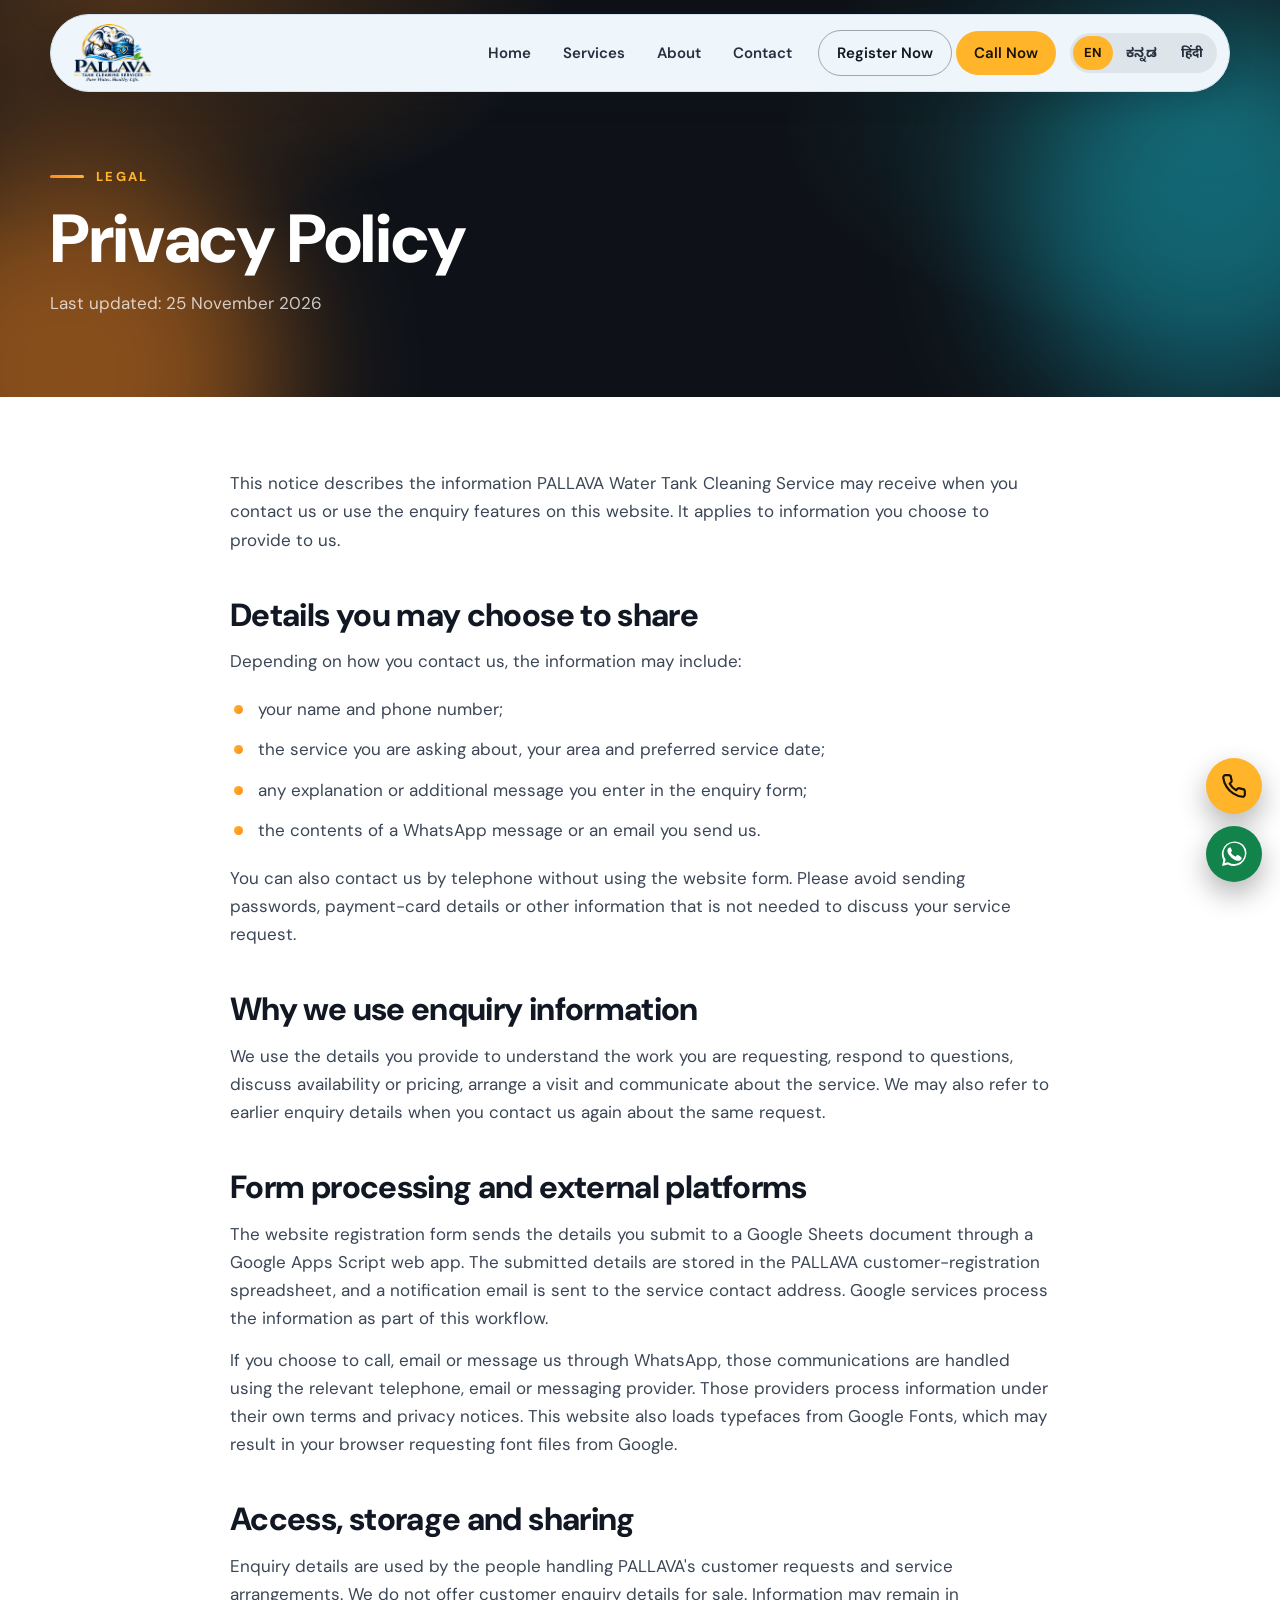
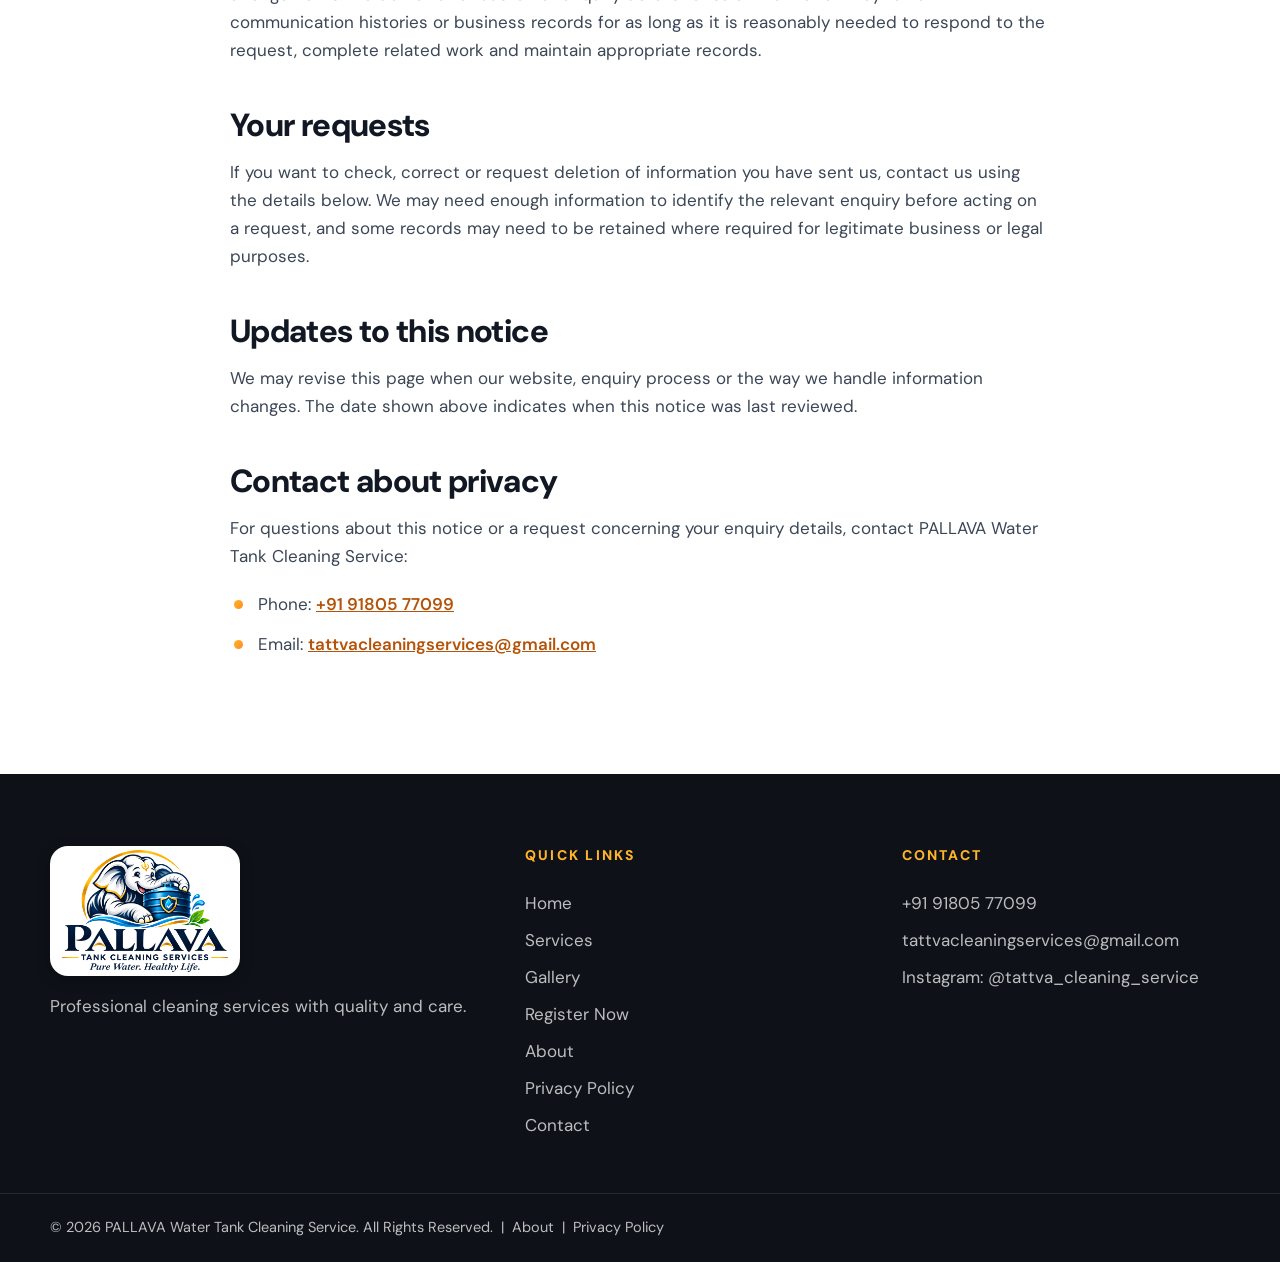
<file: privacy.html>
<!DOCTYPE html>
<html lang="en">
<head>
    <meta charset="UTF-8">
    <meta name="viewport" content="width=device-width, initial-scale=1.0">
    <title>Privacy Policy | PALLAVA Water Tank Cleaning Service</title>
    <meta name="description" content="Read how PALLAVA handles details submitted through service enquiries, calls, WhatsApp and email.">
    <link rel="canonical" href="https://pallavawatertankcleaningservice.in/privacy.html">

    <meta name="theme-color" content="#0e1218">
    <link rel="preconnect" href="https://fonts.googleapis.com"><link rel="preconnect" href="https://fonts.gstatic.com" crossorigin>
    <link href="https://fonts.googleapis.com/css2?family=Archivo+Black&family=DM+Sans:opsz,wght@9..40,400;500;600;700;800&family=Noto+Sans+Kannada:wght@400;500;600;700;800&family=Noto+Sans+Devanagari:wght@400;500;600;700;800&display=swap" rel="stylesheet">
    <meta property="og:type" content="website">
    <meta property="og:site_name" content="PALLAVA Water Tank Cleaning Service">
    <meta property="og:title" content="Privacy Policy | PALLAVA Water Tank Cleaning Service">
    <meta property="og:description" content="Read how PALLAVA handles details submitted through service enquiries, calls, WhatsApp and email.">
    <meta property="og:url" content="https://pallavawatertankcleaningservice.in/privacy.html">
    <meta property="og:image" content="https://pallavawatertankcleaningservice.in/og-image.jpg">
    <meta name="twitter:card" content="summary_large_image">
    <link rel="icon" href="favicon.svg" type="image/svg+xml">
    <link rel="icon" href="favicon.ico" sizes="48x48">
    <link rel="icon" href="favicon.png" type="image/png" sizes="192x192">
    <link rel="apple-touch-icon" href="favicon.png">
    <link rel="stylesheet" href="style.css">
    <script>document.documentElement.className += " js";</script>
</head>
<body>

<div class="scroll-progress" aria-hidden="true"></div>

<header class="header" id="header">
    <div class="nav-wrap">
        <a href="index.html" class="brand" aria-label="PALLAVA Water Tank Cleaning Service - Home">
            <img class="brand-logo" src="logo_1.png" alt="PALLAVA Tank Cleaning Services - Pure Water. Healthy Life.">
        </a>
        <nav class="navigation" id="navigation">
            <a href="index.html" class="nav-link">Home</a>
            <a href="index.html#services" class="nav-link">Services</a>
            <a href="about.html" class="nav-link">About</a>
            <a href="index.html#contact" class="nav-link">Contact</a>
            <a href="index.html#register" class="nav-button nav-outline">Register Now</a>
            <a href="tel:+919180577099" class="nav-button nav-call">Call Now</a>
        </nav>
        <div class="lang-switch" role="group" aria-label="Language">
            <button type="button" data-lang="en" aria-pressed="true" lang="en">EN</button>
            <button type="button" data-lang="kn" aria-pressed="false" lang="kn">ಕನ್ನಡ</button>
            <button type="button" data-lang="hi" aria-pressed="false" lang="hi">हिंदी</button>
        </div>
        <button class="menu-button" id="menuButton" aria-expanded="false" aria-label="Toggle navigation">
            <span></span><span></span><span></span>
        </button>
    </div>
</header>

<main>
<section class="page-hero">
    <div class="hero-fx" aria-hidden="true"><span class="orb orb-a"></span><span class="orb orb-b"></span></div>
    <div class="container">
        <span class="eyebrow light">Legal</span>
        <h1>Privacy Policy</h1>
        <p>Last updated: 25 November 2026</p>
    </div>
</section>

<section class="page-body">
    <div class="container prose">
        
        <p>This notice describes the information PALLAVA Water Tank Cleaning Service may receive when you contact us or use the enquiry features on this website. It applies to information you choose to provide to us.</p>

        <h2>Details you may choose to share</h2>
        <p>Depending on how you contact us, the information may include:</p>
        <ul>
            <li>your name and phone number;</li>
            <li>the service you are asking about, your area and preferred service date;</li>
            <li>any explanation or additional message you enter in the enquiry form;</li>
            <li>the contents of a WhatsApp message or an email you send us.</li>
        </ul>
        <p>You can also contact us by telephone without using the website form. Please avoid sending passwords, payment-card details or other information that is not needed to discuss your service request.</p>

        <h2>Why we use enquiry information</h2>
        <p>We use the details you provide to understand the work you are requesting, respond to questions, discuss availability or pricing, arrange a visit and communicate about the service. We may also refer to earlier enquiry details when you contact us again about the same request.</p>

        <h2>Form processing and external platforms</h2>
        <p>The website registration form sends the details you submit to a Google Sheets document through a Google Apps Script web app. The submitted details are stored in the PALLAVA customer-registration spreadsheet, and a notification email is sent to the service contact address. Google services process the information as part of this workflow.</p>
        <p>If you choose to call, email or message us through WhatsApp, those communications are handled using the relevant telephone, email or messaging provider. Those providers process information under their own terms and privacy notices. This website also loads typefaces from Google Fonts, which may result in your browser requesting font files from Google.</p>

        <h2>Access, storage and sharing</h2>
        <p>Enquiry details are used by the people handling PALLAVA's customer requests and service arrangements. We do not offer customer enquiry details for sale. Information may remain in communication histories or business records for as long as it is reasonably needed to respond to the request, complete related work and maintain appropriate records.</p>

        <h2>Your requests</h2>
        <p>If you want to check, correct or request deletion of information you have sent us, contact us using the details below. We may need enough information to identify the relevant enquiry before acting on a request, and some records may need to be retained where required for legitimate business or legal purposes.</p>

        <h2>Updates to this notice</h2>
        <p>We may revise this page when our website, enquiry process or the way we handle information changes. The date shown above indicates when this notice was last reviewed.</p>

        <h2>Contact about privacy</h2>
        <p>For questions about this notice or a request concerning your enquiry details, contact PALLAVA Water Tank Cleaning Service:</p>
        <ul>
            <li>Phone: <a href="tel:+919180577099">+91 91805 77099</a></li>
            <li>Email: <a href="mailto:tattvacleaningservices@gmail.com">tattvacleaningservices@gmail.com</a></li>
        </ul>
    </div>
</section>
</main>

<footer class="footer">
    <div class="container footer-grid">
        <div>
            <a href="index.html" class="brand" aria-label="PALLAVA Water Tank Cleaning Service - Home">
                <img class="brand-logo" src="logo_1.png" alt="PALLAVA Tank Cleaning Services - Pure Water. Healthy Life.">
            </a>
            <p>Professional cleaning services with quality and care.</p>
        </div>
        <div class="footer-links">
            <h3>Quick Links</h3>
            <a href="index.html">Home</a>
            <a href="index.html#services">Services</a>
            <a href="index.html#gallery">Gallery</a>
            <a href="index.html#register">Register Now</a>
            <a href="about.html">About</a>
            <a href="privacy.html">Privacy Policy</a>
            <a href="index.html#contact">Contact</a>
        </div>
        <div class="footer-contact">
            <h3>Contact</h3>
            <a href="tel:+919180577099">+91 91805 77099</a>
            <a href="mailto:tattvacleaningservices@gmail.com">tattvacleaningservices@gmail.com</a>
            <a href="https://www.instagram.com/tattva_cleaning_service/" target="_blank" rel="noopener">Instagram: @tattva_cleaning_service</a>
        </div>
    </div>
    <div class="footer-bottom">
        <div class="container">
            <p>© 2026 PALLAVA Water Tank Cleaning Service. All Rights Reserved. &nbsp;|&nbsp; <a href="about.html">About</a> &nbsp;|&nbsp; <a href="privacy.html">Privacy Policy</a></p>
        </div>
    </div>
</footer>

<div class="float-contact">
    <a href="tel:+919180577099" class="fc-call" aria-label="Call PALLAVA Water Tank Cleaning Service"><svg viewBox="0 0 24 24" fill="none" stroke="currentColor" stroke-width="2" stroke-linecap="round" stroke-linejoin="round"><path d="M22 16.9v3a2 2 0 0 1-2.2 2 19.8 19.8 0 0 1-8.6-3.1 19.5 19.5 0 0 1-6-6A19.8 19.8 0 0 1 2.1 4.2 2 2 0 0 1 4.1 2h3a2 2 0 0 1 2 1.7c.1 1 .4 1.9.7 2.8a2 2 0 0 1-.5 2.1L8 9.9a16 16 0 0 0 6 6l1.3-1.3a2 2 0 0 1 2.1-.4c.9.3 1.8.6 2.8.7a2 2 0 0 1 1.7 2z"/></svg></a>
    <a href="https://wa.me/919180577099" target="_blank" rel="noopener" class="fc-wa" aria-label="WhatsApp PALLAVA Water Tank Cleaning Service"><svg viewBox="0 0 24 24" fill="currentColor"><path d="M20.5 3.5A11.8 11.8 0 0 0 2.1 17.7L1 23l5.4-1.4a11.8 11.8 0 0 0 5.6 1.4h.1A11.8 11.8 0 0 0 20.5 3.5zM12 21.2a9.8 9.8 0 0 1-5-1.4l-.4-.2-3.2.8.9-3.1-.2-.4a9.8 9.8 0 1 1 7.9 4.3zm5.4-7.3c-.3-.1-1.7-.8-2-.9s-.5-.1-.7.1-.8.9-.9 1.1-.3.2-.6.1a8 8 0 0 1-4-3.5c-.3-.5.3-.5.9-1.6.1-.2 0-.4 0-.5l-.9-2.1c-.2-.5-.4-.5-.7-.5h-.6a1.2 1.2 0 0 0-.9.4 3.7 3.7 0 0 0-1.1 2.7 6.4 6.4 0 0 0 1.4 3.4 14.7 14.7 0 0 0 5.6 5c2 .8 2.8.9 3.8.7a3.2 3.2 0 0 0 2.1-1.5 2.6 2.6 0 0 0 .2-1.5c-.1-.1-.3-.2-.6-.3z"/></svg></a>
</div>

<script src="lang.js"></script>
<script src="script.js"></script>
</body>
</html>
</file>
<file: style.css>
/* =========================================================
   PALLAVA WATER TANK CLEANING SERVICE  -  website styles
   Look: charcoal + amber + aqua, bold display headings,
   floating menu bar, animated water hero (no photos).

   CHANGE THE COLOURS HERE (everything else follows):
========================================================= */

:root {
    --night:   #0e1218;      /* darkest background (hero, footer)   */
    --night-2: #151b24;      /* dark sections                        */
    --slate:   #1b2330;
    --amber:   #ffb42a;      /* main accent (buttons, highlights)    */
    --amber-2: #ff8a1f;
    --aqua:    #27d3d8;      /* water accent                         */
    --aqua-2:  #14a3b8;
    --mint:    #35e0a1;
    --paper:   #ffffff;      /* light section background             */
    --mist:    #f3f5f8;      /* alternate light background           */
    --edge:    #dfe4ec;      /* thin borders                         */
    --ink:     #111823;      /* headings on light backgrounds        */
    --text:    #3b4656;
    --muted:   #586374;
    --wa:      #12834a;      /* WhatsApp green                       */

    --f-display: "Archivo Black", "Noto Sans Kannada", "Noto Sans Devanagari", system-ui, sans-serif;
    --f-body:    "DM Sans", "Noto Sans Kannada", "Noto Sans Devanagari", system-ui, -apple-system, "Segoe UI", sans-serif;

    --r-md: 20px;
    --r-lg: 28px;
    --shadow: 0 1px 2px rgba(15, 24, 35, .06), 0 14px 34px rgba(15, 24, 35, .08);
    --ease: cubic-bezier(.2, .8, .2, 1);
}

/* ---------- base ---------- */

*, *::before, *::after { box-sizing: border-box; }

html { scroll-behavior: smooth; scroll-padding-top: 96px; }

body {
    margin: 0;
    font-family: var(--f-body);
    font-size: 17px; line-height: 1.65;
    color: var(--text); background: var(--paper);
    -webkit-font-smoothing: antialiased; text-rendering: optimizeLegibility;
}

img, svg { max-width: 100%; }
a { color: inherit; }
ul, ol { margin: 0; padding: 0; list-style: none; }
h1, h2, h3, p { margin: 0; }
button { font: inherit; }

.container { width: min(1180px, 100% - 48px); margin-inline: auto; }

h1, h2 {
    font-family: var(--f-body); font-weight: 800;
    letter-spacing: -.02em; line-height: 1.12; color: var(--ink);
}
h3 { font-weight: 700; line-height: 1.3; color: var(--ink); }

/* Kannada and Hindi use their own bold fonts for headings */
html[lang="kn"] h1, html[lang="kn"] h2,
html[lang="hi"] h1, html[lang="hi"] h2 {
    font-family: "Noto Sans Kannada", "Noto Sans Devanagari", var(--f-body);
    font-weight: 800; letter-spacing: 0; line-height: 1.25; text-transform: none !important;
}
html[lang="hi"] h1, html[lang="hi"] h2 { font-family: "Noto Sans Devanagari", var(--f-body); }

.visually-hidden {
    position: absolute; width: 1px; height: 1px; overflow: hidden;
    clip: rect(0 0 0 0); white-space: nowrap;
}

:focus-visible { outline: 3px solid var(--aqua); outline-offset: 3px; }

/* ---------- reading progress bar ---------- */

.scroll-progress {
    position: fixed; inset: 0 auto auto 0; z-index: 300;
    width: 100%; height: 3px; transform-origin: 0 50%; transform: scaleX(0);
    background: linear-gradient(90deg, var(--amber), var(--aqua));
}

/* =========================================================
   HEADER  (floating pill)
========================================================= */

.header {
    position: fixed; top: 14px; left: 0; right: 0; z-index: 200;
    padding: 0 12px; pointer-events: none;
}

.nav-wrap {
    pointer-events: auto;
    display: flex; align-items: center; gap: 14px;
    max-width: 1180px; margin: 0 auto;
    padding: 9px 12px 9px 16px;
    background: #eef5fb;
    border: 1px solid #d5e2ee; border-radius: 999px;
    box-shadow: 0 8px 24px rgba(15, 24, 35, .14);
    transition: background-color .3s ease, box-shadow .3s ease;
}
.header.is-scrolled .nav-wrap { box-shadow: 0 12px 30px rgba(15, 24, 35, .2); }

.brand { display: flex; align-items: center; gap: 11px; text-decoration: none; color: #fff; flex: 0 0 auto; }
.brand-mark {
    display: block; width: 46px; height: 46px; border-radius: 50%; overflow: hidden;
    background: #fff; box-shadow: 0 6px 16px rgba(0, 0, 0, .35);
}
.brand-mark img { display: block; width: 100%; height: 100%; object-fit: cover; }
.brand-logo { display: block; height: 58px; width: auto; background: #fff; border-radius: 14px; padding: 3px 9px; box-shadow: 0 4px 14px rgba(0, 0, 0, .3); }
.header .brand-logo { background: none; box-shadow: none; padding: 0 6px; }
.footer .brand-logo { height: 130px; border-radius: 18px; padding: 4px 12px; }
.brand-text { display: flex; flex-direction: column; line-height: 1.1; }
.brand-text strong { font-family: var(--f-display); font-weight: 400; font-size: 21px; letter-spacing: .02em; }
.brand-text small { font-size: 10.5px; font-weight: 700; letter-spacing: .12em; text-transform: uppercase; color: rgba(255, 255, 255, .66); margin-top: 3px; }

.navigation { display: flex; align-items: center; gap: 4px; margin-left: auto; }
.navigation a { text-decoration: none; font-weight: 600; font-size: 15px; white-space: nowrap; }

.nav-link { padding: 9px 14px; border-radius: 999px; color: #26313f; transition: background-color .25s ease, color .25s ease; }
.nav-link:hover { background: rgba(14, 18, 24, .07); color: var(--ink); }
.nav-link.is-current { background: rgba(255, 180, 42, .28); color: var(--ink); }

.nav-button { padding: 10px 18px; border-radius: 999px; font-weight: 700; transition: transform .25s ease, background-color .25s ease, color .25s ease; }
.nav-button:hover { transform: translateY(-2px); }
.nav-outline { margin-left: 8px; color: var(--ink); border: 1.5px solid rgba(14, 18, 24, .35); }
.nav-outline:hover { background: var(--ink); color: #fff; }
.nav-call { background: var(--amber); color: #1a1205; }
.nav-call:hover { background: #ffc552; }

.lang-switch { display: flex; padding: 3px; gap: 2px; background: rgba(14, 18, 24, .07); border-radius: 999px; flex: 0 0 auto; }
.lang-switch button {
    border: 0; background: transparent; color: #26313f;
    padding: 6px 11px; border-radius: 999px; font-size: 13px; font-weight: 700; cursor: pointer;
    transition: background-color .25s ease, color .25s ease;
}
.lang-switch button:hover { color: var(--ink); }
.lang-switch button.is-active { background: var(--amber); color: #1a1205; }

.menu-button {
    display: none; flex: 0 0 auto; width: 44px; height: 44px; padding: 0;
    border: 0; border-radius: 50%; background: rgba(14, 18, 24, .08); cursor: pointer;
    flex-direction: column; align-items: center; justify-content: center; gap: 5px;
}
.menu-button span { display: block; width: 20px; height: 2px; border-radius: 2px; background: var(--ink); transition: transform .3s ease, opacity .3s ease; }
.menu-button[aria-expanded="true"] span:nth-child(1) { transform: translateY(7px) rotate(45deg); }
.menu-button[aria-expanded="true"] span:nth-child(2) { opacity: 0; }
.menu-button[aria-expanded="true"] span:nth-child(3) { transform: translateY(-7px) rotate(-45deg); }

/* =========================================================
   BUTTONS
========================================================= */

.btn {
    position: relative; overflow: hidden; isolation: isolate;
    display: inline-flex; align-items: center; justify-content: center; gap: 10px;
    padding: 14px 26px; border: 2px solid transparent; border-radius: 999px;
    font-weight: 700; font-size: 16px; line-height: 1.2; text-decoration: none; cursor: pointer;
    transition: transform .3s var(--ease), box-shadow .3s ease, background-color .3s ease, color .3s ease, border-color .3s ease;
}
.btn svg { width: 20px; height: 20px; flex: 0 0 20px; }
.btn::after {                                   /* light sweep on hover */
    content: ""; position: absolute; z-index: -1; top: 0; bottom: 0; left: -60%; width: 40%;
    background: linear-gradient(100deg, transparent, rgba(255, 255, 255, .55), transparent);
    transform: skewX(-20deg); transition: left .7s ease;
}
.btn:hover::after { left: 130%; }
.btn:hover { transform: translateY(-3px); }

.btn-amber  { background: linear-gradient(135deg, #ffc247, var(--amber-2)); color: #1a1205; box-shadow: 0 10px 26px rgba(255, 138, 31, .35); }
.btn-amber:hover { box-shadow: 0 16px 34px rgba(255, 138, 31, .5); }
.btn-wa     { background: var(--wa); color: #fff; box-shadow: 0 10px 26px rgba(18, 131, 74, .35); }
.btn-wa:hover { background: #0f6f3f; }
.btn-line   { background: rgba(255, 255, 255, .06); border-color: rgba(255, 255, 255, .4); color: #fff; }
.btn-line:hover { background: #fff; color: var(--night); border-color: #fff; }
.btn-dark   { background: var(--night); color: #fff; box-shadow: 0 10px 26px rgba(14, 18, 24, .3); }
.btn-dark:hover { background: #000; }

.btn[disabled] { opacity: .7; cursor: wait; }

/* =========================================================
   HERO  (animated water, no photo)
========================================================= */

.hero {
    position: relative; isolation: isolate; overflow: hidden; text-align: center; color: #fff;
    padding: 128px 0 64px;
    background:
        linear-gradient(180deg, rgba(14, 18, 24, .80) 0%, rgba(14, 18, 24, .62) 42%, rgba(14, 18, 24, .88) 100%),
        url("hero-banner.jpg") center 40% / cover no-repeat,
        var(--night);
}
.hero::before {                                  /* faint grid (hidden over the photo) */
    content: ""; position: absolute; inset: 0; z-index: -2; display: none;
    background-image: linear-gradient(rgba(255, 255, 255, .05) 1px, transparent 1px), linear-gradient(90deg, rgba(255, 255, 255, .05) 1px, transparent 1px);
    background-size: 56px 56px;
    -webkit-mask-image: radial-gradient(ellipse at 50% 40%, #000 20%, transparent 72%);
            mask-image: radial-gradient(ellipse at 50% 40%, #000 20%, transparent 72%);
}

.hero-fx { position: absolute; inset: 0; z-index: -1; overflow: hidden; pointer-events: none; }

.orb { position: absolute; border-radius: 50%; filter: blur(70px); opacity: .5; animation: drift 18s ease-in-out infinite alternate; }
.orb-a { width: 420px; height: 420px; left: -140px; top: 160px; background: var(--amber-2); }
.orb-b { width: 380px; height: 380px; right: -120px; top: 40px; background: var(--aqua-2); animation-delay: -7s; }

.ring {
    position: absolute; left: 50%; top: 44%; width: 560px; height: 560px; margin: -280px 0 0 -280px;
    border-radius: 50%; border: 1.5px solid rgba(39, 211, 216, .38);
    animation: ripple 8s ease-out infinite; opacity: 0;
}
.ring:nth-of-type(2) { animation-delay: 2.6s; }
.ring:nth-of-type(3) { animation-delay: 5.2s; }

.bubble {
    position: absolute; bottom: -60px; left: var(--x); width: var(--s); height: var(--s); border-radius: 50%;
    border: 1px solid rgba(255, 255, 255, .4);
    background: radial-gradient(circle at 30% 28%, rgba(255, 255, 255, .55), rgba(255, 255, 255, .04) 70%);
    animation: rise var(--t) linear var(--d) infinite;
}
.bubble:nth-child(1) { --x: 6%;  --s: 18px; --t: 14s; --d: -2s; }
.bubble:nth-child(2) { --x: 16%; --s: 34px; --t: 19s; --d: -9s; }
.bubble:nth-child(3) { --x: 27%; --s: 12px; --t: 12s; --d: -5s; }
.bubble:nth-child(4) { --x: 41%; --s: 24px; --t: 17s; --d: -12s; }
.bubble:nth-child(5) { --x: 58%; --s: 16px; --t: 13s; --d: -1s; }
.bubble:nth-child(6) { --x: 69%; --s: 40px; --t: 21s; --d: -7s; }
.bubble:nth-child(7) { --x: 79%; --s: 14px; --t: 15s; --d: -10s; }
.bubble:nth-child(8) { --x: 89%; --s: 28px; --t: 18s; --d: -4s; }
.bubble:nth-child(9) { --x: 95%; --s: 10px; --t: 11s; --d: -6s; }

@keyframes drift  { to { transform: translate(60px, 40px) scale(1.12); } }
@keyframes ripple { 0% { transform: scale(.35); opacity: .75; } 100% { transform: scale(1.9); opacity: 0; } }
@keyframes rise   { 0% { transform: translateY(0) translateX(0); opacity: 0; } 10% { opacity: .9; } 50% { transform: translateY(-340px) translateX(14px); } 100% { transform: translateY(-780px) translateX(-10px); opacity: 0; } }
@keyframes shimmer { to { background-position: -200% center; } }
@keyframes heroIn { from { opacity: 0; transform: translateY(34px); filter: blur(10px); } to { opacity: 1; transform: none; filter: none; } }


.hero-badge {
    display: inline-flex; align-items: center; gap: 10px; padding: 8px 18px;
    border: 1px solid rgba(255, 255, 255, .2); border-radius: 999px; background: rgba(255, 255, 255, .07);
    font-size: 13px; font-weight: 700; letter-spacing: .14em; text-transform: uppercase; color: rgba(255, 255, 255, .92);
}
.hero-badge::before { content: ""; width: 8px; height: 8px; border-radius: 50%; background: var(--mint); }
@keyframes pulse { 70% { box-shadow: 0 0 0 10px rgba(53, 224, 161, 0); } 100% { box-shadow: 0 0 0 0 rgba(53, 224, 161, 0); } }

.hero h1 {
    margin: 18px auto 14px; max-width: 980px; color: #fff;
    font-family: "DM Sans", system-ui, -apple-system, "Segoe UI", Arial, sans-serif;
    font-weight: 800; font-size: clamp(36px, 5.6vw, 70px); line-height: 1.08; letter-spacing: -.02em;
    text-transform: none; text-shadow: 0 2px 20px rgba(0, 0, 0, .5);
}
.grad { color: var(--amber); -webkit-text-fill-color: var(--amber); background: none; }
.hero-sub { font-weight: 500; text-shadow: 0 1px 10px rgba(0, 0, 0, .5); max-width: 620px; margin: 0 auto 24px; font-size: clamp(15px, 1.6vw, 18px); color: rgba(255, 255, 255, .82); }

.hero-services { display: flex; flex-wrap: wrap; justify-content: center; gap: 10px; max-width: 760px; margin: 26px auto 0; }
.hero-services li {
    display: inline-flex; align-items: center; gap: 8px; padding: 5px 15px 5px 5px;
    border: 1px solid #d3dce6; border-radius: 999px;
    background: #e3eaf2; box-shadow: 0 6px 16px rgba(0, 0, 0, .3);
    font-size: 13.5px; font-weight: 700; color: var(--ink);
}
.hs-icon {
    display: grid; place-items: center; flex: 0 0 30px; width: 30px; height: 30px; border-radius: 50%;
    background: linear-gradient(135deg, var(--c1), var(--c2)); color: #10151c; box-shadow: 0 4px 12px rgba(0, 0, 0, .35);
}
.hs-icon svg { width: 17px; height: 17px; }
.hero .btn-line { background: linear-gradient(135deg, #3b9bff, #1a5fd8); border-color: transparent; color: #fff; box-shadow: 0 10px 26px rgba(26, 95, 216, .45); }
.hero .btn-line:hover { background: linear-gradient(135deg, #52a8ff, #2269e6); border-color: transparent; color: #fff; }

.hero-buttons { display: flex; flex-wrap: wrap; justify-content: center; gap: 14px; margin-top: 26px; }

.hero-ticks { display: flex; flex-wrap: wrap; justify-content: center; gap: 10px; margin-top: 26px; }
.hero-ticks li {
    display: inline-flex; align-items: center; gap: 8px; padding: 8px 16px;
    border: 1px solid rgba(255, 255, 255, .18); border-radius: 999px; background: rgba(255, 255, 255, .05);
    font-size: 14.5px; font-weight: 600; color: rgba(255, 255, 255, .92);
}
.hero-ticks li::before { content: "\2713"; color: var(--mint); font-weight: 800; }

.hero-wave { position: absolute; left: 0; bottom: -1px; width: 100%; height: 86px; overflow: hidden; line-height: 0; }
.hero-wave svg { display: block; width: 200%; height: 100%; max-width: none; animation: waveMove 16s linear infinite; }
.hero-wave path { fill: var(--amber); }
.hero-wave path:first-child { opacity: .45; }
@keyframes waveMove { to { transform: translateX(-50%); } }

/* =========================================================
   SERVICE STRIP (scrolling)
========================================================= */


/* =========================================================
   SECTIONS - shared
========================================================= */

.section { padding: 100px 0; }

.eyebrow {
    display: inline-flex; align-items: center; gap: 12px;
    font-size: 13px; font-weight: 800; letter-spacing: .18em; text-transform: uppercase; color: #b45309;
}
.eyebrow::before { content: ""; width: 34px; height: 3px; border-radius: 3px; background: linear-gradient(90deg, var(--amber-2), var(--amber)); }
.eyebrow.light { color: var(--amber); }

.section-head { max-width: 700px; margin-bottom: 52px; }
.section-head h2 { margin: 14px 0 14px; font-size: clamp(28px, 4vw, 46px); }
.section-head p { color: var(--muted); font-size: 18px; }
.section-head.center { margin-inline: auto; text-align: center; }
.section-head.center .eyebrow { justify-content: center; }

/* =========================================================
   SERVICES
========================================================= */

.section.services { background: var(--mist); padding: 22px 0 36px; }
.services .section-head { margin-bottom: 20px; }

.svc-marquee {
    overflow: hidden; padding: 14px 0 22px;
    -webkit-mask-image: linear-gradient(90deg, transparent, #000 6%, #000 94%, transparent);
    mask-image: linear-gradient(90deg, transparent, #000 6%, #000 94%, transparent);
}
.svc-track { display: flex; width: max-content; animation: svcScroll 42s linear infinite; }
.svc-marquee:hover .svc-track, .svc-marquee:focus-within .svc-track { animation-play-state: paused; }
.svc-set { display: flex; gap: 18px; padding-right: 18px; }
@keyframes svcScroll { to { transform: translateX(-50%); } }

.svc-card {
    position: relative; overflow: hidden; display: flex; flex-direction: column; gap: 12px;
    flex: 0 0 272px; width: 272px; white-space: normal;
    padding: 22px 22px 20px; min-height: 0; gap: 8px;
    background: var(--paper); border: 1px solid var(--edge); border-radius: 22px; text-decoration: none;
    transition: transform .4s var(--ease), box-shadow .4s ease, border-color .4s ease;
}
.svc-card::before {                               /* coloured glow in the corner */
    content: ""; position: absolute; right: -70px; top: -70px; width: 200px; height: 200px; border-radius: 50%;
    background: radial-gradient(circle, var(--g1), transparent 70%); opacity: .16; transition: opacity .4s ease, transform .6s ease;
}
.svc-photo { display: block; width: calc(100% + 44px); max-width: none; height: 150px; margin: -22px -22px 0; object-fit: cover; border-radius: 22px 22px 0 0; }
.svc-card .svc-tile { position: relative; z-index: 2; margin-top: -34px; border: 3px solid var(--paper); }
.svc-card .svc-num { z-index: 2; top: 10px; right: 14px; color: #fff; font-size: 34px; text-shadow: 0 2px 10px rgba(0, 0, 0, .55); }
.svc-card::before { display: none; }
.svc-card:hover { transform: translateY(-8px); border-color: var(--g1); box-shadow: 0 26px 54px rgba(15, 24, 35, .14); }
.svc-card:hover::before { opacity: .34; transform: scale(1.25); }

.svc-num { position: absolute; right: 18px; top: 10px; font-family: var(--f-display); font-size: 44px; line-height: 1; color: rgba(17, 24, 35, .06); }

.svc-tile {
    display: grid; place-items: center; width: 46px; height: 46px; border-radius: 15px; color: var(--night);
    background: linear-gradient(135deg, var(--g1), var(--g2)); box-shadow: 0 10px 22px rgba(15, 24, 35, .14);
    transition: transform .4s var(--ease);
}
.svc-tile svg { width: 24px; height: 24px; }
.svc-card:hover .svc-tile { transform: rotate(-8deg) scale(1.1); }

.svc-card h3 { margin-top: 4px; font-size: 17px; }
.svc-card p { color: var(--muted); font-size: 13.5px; line-height: 1.55; }
.svc-link { margin-top: auto; padding-top: 10px; display: inline-flex; align-items: center; gap: 8px; font-weight: 700; font-size: 13.5px; color: var(--ink); }
.svc-link::after { content: "\2192"; transition: transform .3s ease; }
.svc-card:hover .svc-link::after { transform: translateX(6px); }

.c-tank   { --g1: #27d3d8; --g2: #14a3b8; }
.c-sump   { --g1: #35e0a1; --g2: #14b87c; }
.c-solar  { --g1: #ffd15a; --g2: #ffa21f; }
.c-geyser { --g1: #ff9a5c; --g2: #f0541e; }
.c-paint  { --g1: #a3afff; --g2: #6572f2; }

/* =========================================================
   WHY CHOOSE US  (dark)
========================================================= */

.why { position: relative; overflow: hidden; color: #fff; background: var(--night-2); }
.why::before {
    content: ""; position: absolute; inset: 0; z-index: 0;
    background-image: radial-gradient(rgba(255, 255, 255, .09) 1.2px, transparent 1.4px); background-size: 26px 26px;
    -webkit-mask-image: linear-gradient(120deg, #000 0%, transparent 70%); mask-image: linear-gradient(120deg, #000 0%, transparent 70%);
}
.why::after {
    content: ""; position: absolute; right: -160px; bottom: -200px; width: 520px; height: 520px; border-radius: 50%;
    background: radial-gradient(circle, rgba(39, 211, 216, .25), transparent 68%);
}
.why-grid { position: relative; z-index: 1; display: grid; grid-template-columns: 1.1fr .9fr; gap: 64px; align-items: center; }
.why h2 { margin: 14px 0 18px; font-size: clamp(28px, 3.8vw, 44px); color: #fff; }
.why .lead { font-size: 19px; color: #fff; margin-bottom: 16px; }
.why p { color: rgba(255, 255, 255, .76); margin-bottom: 14px; }
.why .btn { margin-top: 14px; }

.why-tiles { display: grid; grid-template-columns: repeat(2, 1fr); gap: 16px; }
.why-tiles li {
    display: flex; flex-direction: column; gap: 16px; padding: 26px 22px;
    background: rgba(255, 255, 255, .05); border: 1px solid rgba(255, 255, 255, .12); border-radius: 22px;
    transition: transform .35s var(--ease), background-color .35s ease, border-color .35s ease;
}
.why-tiles li:hover { transform: translateY(-6px); background: rgba(255, 255, 255, .09); border-color: rgba(255, 180, 42, .5); }
.why-ico { display: grid; place-items: center; width: 48px; height: 48px; border-radius: 50%; color: var(--night); background: linear-gradient(135deg, var(--amber), var(--amber-2)); }
.why-ico svg { width: 24px; height: 24px; }
.why-label { font-weight: 700; font-size: 17px; line-height: 1.3; color: #fff; }

/* =========================================================
   PROCESS
========================================================= */

.process { background: var(--paper); }
.steps { display: grid; grid-template-columns: repeat(4, 1fr); gap: 28px; counter-reset: step; }
.step { position: relative; padding-top: 78px; }
.step::before {
    counter-increment: step; content: counter(step, decimal-leading-zero);
    position: absolute; left: 0; top: 0; display: grid; place-items: center; width: 60px; height: 60px; border-radius: 50%;
    font-family: var(--f-display); font-size: 20px; color: #1a1205;
    background: linear-gradient(135deg, var(--amber), var(--amber-2)); box-shadow: 0 10px 22px rgba(255, 138, 31, .3);
}
.step::after {                                    /* dotted line to the next step */
    content: ""; position: absolute; top: 30px; left: 74px; right: -14px; border-top: 2.5px dotted #c9d1dc;
}
.step:last-child::after { display: none; }
.step h3 { font-size: 20px; margin-bottom: 8px; }
.step p { color: var(--muted); font-size: 15.5px; }

/* =========================================================
   REGISTER  (dark with form card)
========================================================= */

.register {
    position: relative; overflow: hidden; color: #fff;
    background:
        radial-gradient(700px 420px at 8% 90%, rgba(255, 138, 31, .28), transparent 62%),
        radial-gradient(700px 420px at 95% 10%, rgba(39, 211, 216, .22), transparent 62%),
        var(--night);
}
.register-grid { display: grid; grid-template-columns: .9fr 1.1fr; gap: 64px; align-items: center; }
.register h2 { margin-bottom: 18px; font-size: clamp(30px, 4.4vw, 50px); color: #fff; }
.register h2::after { content: ""; display: block; width: 74px; height: 5px; margin-top: 18px; border-radius: 5px; background: linear-gradient(90deg, var(--amber), var(--aqua)); }
.register-copy p { color: rgba(255, 255, 255, .82); font-size: 18px; margin-bottom: 12px; }
.register-copy .register-note { font-size: 15px; color: rgba(255, 255, 255, .6); }

.register-card { padding: 34px; background: var(--paper); border-radius: var(--r-lg); box-shadow: 0 30px 70px rgba(0, 0, 0, .4); color: var(--text); }
.register-form { display: grid; grid-template-columns: 1fr 1fr; gap: 18px; }
.field { display: flex; flex-direction: column; gap: 7px; min-width: 0; }
.field-full { grid-column: 1 / -1; }
.field label { font-size: 12.5px; font-weight: 800; letter-spacing: .08em; text-transform: uppercase; color: var(--ink); }
.field input, .field select, .field textarea {
    width: 100%; padding: 13px 15px; font: inherit; font-size: 16px; color: var(--ink);
    background: var(--mist); border: 1.5px solid var(--edge); border-radius: 14px;
    transition: border-color .2s ease, box-shadow .2s ease, background-color .2s ease;
}
.field textarea { resize: vertical; min-height: 96px; }
.field input:focus, .field select:focus, .field textarea:focus { outline: 0; background: #fff; border-color: var(--amber-2); box-shadow: 0 0 0 4px rgba(255, 180, 42, .3); }
.field input::placeholder, .field textarea::placeholder { color: #7b8696; }

.hp { position: absolute; left: -9999px; width: 1px; height: 1px; overflow: hidden; }
.register-submit { grid-column: 1 / -1; width: 100%; }

.form-success, .form-error { grid-column: 1 / -1; padding: 14px 16px; border-radius: 14px; font-weight: 600; font-size: 15.5px; }
.form-success { background: #e6f7ee; color: #0b5a34; border: 1px solid #b6e6cb; }
.form-error   { background: #fdeceb; color: #8a1f17; border: 1px solid #f4c3bf; }
.form-error a { font-weight: 800; }
.form-success[hidden], .form-error[hidden] { display: none; }

/* =========================================================
   CONTACT
========================================================= */

.contact { background: var(--mist); }
.contact-grid { display: grid; grid-template-columns: repeat(4, 1fr); gap: 22px; }
.contact-card {
    display: flex; flex-direction: column; gap: 10px; padding: 30px 28px;
    background: var(--paper); border: 1px solid var(--edge); border-radius: 24px;
    transition: transform .35s var(--ease), box-shadow .35s ease;
}
.contact-card:hover { transform: translateY(-6px); box-shadow: var(--shadow); }
.contact-icon { display: grid; place-items: center; width: 64px; height: 64px; margin-bottom: 8px; border-radius: 18px; color: #fff; box-shadow: 0 10px 22px rgba(15, 24, 35, .22); }
.ci-phone { background: linear-gradient(135deg, #3b9bff, #1a5fd8); }
.ci-wa    { background: linear-gradient(135deg, #3be07f, #12a150); }
.ci-mail  { background: linear-gradient(135deg, #ff6b5b, #d93025); }
.ci-ig    { background: linear-gradient(45deg, #f9a03c 0%, #e1306c 50%, #833ab4 100%); }
.contact-icon svg { width: 32px; height: 32px; }
.contact-card h3 { font-size: 19px; }
.contact-card a { font-weight: 700; color: var(--ink); word-break: break-word; text-decoration-color: var(--amber-2); text-underline-offset: 4px; }
.contact-card a:hover { color: #b45309; }

.cta-band {
    display: flex; align-items: center; justify-content: space-between; gap: 28px; flex-wrap: wrap;
    margin-top: 28px; padding: 40px 44px; border-radius: var(--r-lg); color: #1a1205;
    background: linear-gradient(120deg, var(--amber) 0%, var(--amber-2) 100%);
    box-shadow: 0 24px 54px rgba(255, 138, 31, .3);
}
.cta-band h3 { font-family: var(--f-body); font-weight: 800; font-size: clamp(24px, 3vw, 34px); color: #1a1205; }
html[lang="kn"] .cta-band h3, html[lang="hi"] .cta-band h3 { font-family: inherit; font-weight: 800; }
.cta-band p { color: #3d2a05; margin-top: 4px; }

/* =========================================================
   FOOTER
========================================================= */

.footer { background: var(--night); color: rgba(255, 255, 255, .72); }
.footer-grid { display: grid; grid-template-columns: 1.3fr 1fr 1fr; gap: 48px; padding: 72px 0 54px; }
.footer h3 { margin-bottom: 16px; font-size: 14px; font-weight: 800; letter-spacing: .16em; text-transform: uppercase; color: var(--amber); }
.footer .brand { margin-bottom: 16px; }
.footer-links, .footer-contact { display: flex; flex-direction: column; gap: 9px; }
.footer a { text-decoration: none; transition: color .2s ease; }
.footer a:hover { color: var(--amber); }
.footer-bottom { border-top: 1px solid rgba(255, 255, 255, .1); padding: 22px 0; font-size: 14.5px; }
.footer-bottom .container { display: flex; flex-wrap: wrap; justify-content: space-between; gap: 8px 24px; }

/* =========================================================
   FLOATING CALL / WHATSAPP
========================================================= */

.float-contact { position: fixed; right: 18px; bottom: 18px; z-index: 150; display: flex; flex-direction: column; gap: 12px; }
.float-contact a {
    display: grid; place-items: center; width: 56px; height: 56px; border-radius: 50%; text-decoration: none;
    box-shadow: 0 12px 28px rgba(0, 0, 0, .3); transition: transform .3s var(--ease);
}
.float-contact a:hover { transform: scale(1.1) translateY(-2px); }
.float-contact svg { width: 26px; height: 26px; }
.fc-call { background: var(--amber); color: #1a1205; }
.fc-wa   { background: var(--wa); color: #fff; }

/* =========================================================
   INNER PAGES (About / Privacy)
========================================================= */

.page-hero { position: relative; isolation: isolate; overflow: hidden; color: #fff; padding: 158px 0 80px;
    background: radial-gradient(700px 360px at 10% 0%, rgba(255, 138, 31, .26), transparent 62%), radial-gradient(700px 360px at 95% 30%, rgba(39, 211, 216, .2), transparent 62%), var(--night); }
.page-hero h1 { margin-top: 14px; font-size: clamp(34px, 6vw, 68px); color: #fff; }
.page-hero p { margin-top: 12px; color: rgba(255, 255, 255, .75); }

.page-body { padding: 72px 0 96px; background: var(--paper); }
.prose { max-width: 820px; }
.prose h2 { margin: 44px 0 14px; font-size: clamp(24px, 3vw, 32px); }
.prose h2:first-child { margin-top: 0; }
.prose p { margin-bottom: 14px; }
.prose ul { margin: 0 0 14px; padding-left: 0; }
.prose ul li { position: relative; padding: 6px 0 6px 28px; }
.prose ul li::before { content: ""; position: absolute; left: 4px; top: 16px; width: 9px; height: 9px; border-radius: 50%; background: linear-gradient(135deg, var(--amber), var(--amber-2)); }
.prose a { color: #b45309; font-weight: 600; }
.prose strong { color: var(--ink); }
.tick-grid { display: grid; grid-template-columns: repeat(2, 1fr); gap: 12px; margin: 6px 0 14px; }
.tick-grid li { padding: 14px 18px 14px 46px !important; background: var(--mist); border: 1px solid var(--edge); border-radius: 16px; font-weight: 700; color: var(--ink); }
.tick-grid li::before { content: "\2713" !important; left: 18px !important; top: 13px !important; width: auto !important; height: auto !important; background: none !important; color: #0e9f6e; font-weight: 800; }
.prose .btn { margin: 6px 12px 0 0; }

/* =========================================================
   SCROLL-IN EFFECT
========================================================= */

.js .reveal { opacity: 0; transform: translateY(32px) scale(.98); filter: blur(6px); transition: opacity .8s var(--ease), transform .8s var(--ease), filter .8s var(--ease); transition-delay: var(--d, 0s); }
.js .reveal.is-visible { opacity: 1; transform: none; filter: none; }

/* =========================================================
   RESPONSIVE
========================================================= */

/* =========================================================
   GALLERY
========================================================= */
.section.gallery { background: var(--paper); padding: 56px 0 64px; }
.gallery .section-head { margin-bottom: 28px; }
.gal-grid { display: grid; grid-template-columns: repeat(4, 1fr); gap: 16px; }
.gal-item { position: relative; margin: 0; overflow: hidden; aspect-ratio: 3 / 4; border-radius: 18px; background: var(--night); box-shadow: var(--shadow); }
.gal-item img, .gal-item video { display: block; width: 100%; height: 100%; object-fit: cover; }
.gal-item img { cursor: zoom-in; transition: transform .45s var(--ease); }
.gal-item:hover img { transform: scale(1.05); }
.gal-item figcaption {
    position: absolute; top: 10px; left: 10px; max-width: calc(100% - 20px); padding: 5px 12px; border-radius: 999px;
    background: rgba(14, 18, 24, .78); color: #fff; font-size: 12px; font-weight: 700; pointer-events: none;
}
.lightbox { position: fixed; inset: 0; z-index: 500; display: grid; place-items: center; padding: 20px; background: rgba(8, 11, 15, .92); cursor: zoom-out; }
.lightbox[hidden] { display: none; }
.lightbox img { max-width: 94vw; max-height: 88vh; border-radius: 12px; box-shadow: 0 20px 60px rgba(0, 0, 0, .6); }
.lb-close { position: absolute; top: 14px; right: 18px; width: 44px; height: 44px; border: 0; border-radius: 50%; background: rgba(255, 255, 255, .16); color: #fff; font-size: 30px; line-height: 1; cursor: pointer; }

@media (max-width: 1060px) {
    .svc-grid { grid-template-columns: repeat(2, 1fr); }
    .svc-card, .svc-card:nth-child(n+4) { grid-column: auto; }
    .svc-card:last-child { grid-column: 1 / -1; }
    .why-grid, .register-grid { grid-template-columns: 1fr; gap: 44px; }
    .steps { grid-template-columns: repeat(2, 1fr); row-gap: 40px; }
    .step:nth-child(2)::after { display: none; }
    .contact-grid { grid-template-columns: repeat(2, 1fr); }
    .footer-grid { grid-template-columns: 1fr 1fr; }
    .footer-grid > :first-child { grid-column: 1 / -1; }
}

@media (max-width: 900px) {
    .gal-grid { grid-template-columns: repeat(2, 1fr); }
}

@media (max-width: 980px) {
    .menu-button { display: flex; margin-left: auto; }
    .lang-switch { margin-left: 0; }
    .navigation {
        position: absolute; top: calc(100% + 10px); left: 12px; right: 12px; margin: 0;
        flex-direction: column; align-items: stretch; gap: 6px; padding: 14px;
        background: #eef5fb; border: 1px solid #d5e2ee; border-radius: 24px;
        box-shadow: 0 24px 50px rgba(15, 24, 35, .25);
        opacity: 0; visibility: hidden; transform: translateY(-10px); transition: opacity .25s ease, transform .25s ease, visibility .25s;
        pointer-events: none;
    }
    .navigation.active { opacity: 1; visibility: visible; transform: none; pointer-events: auto; }
    .nav-link { padding: 12px 16px; }
    .nav-button { text-align: center; padding: 13px 18px; }
    .nav-outline { margin-left: 0; }
    .header .nav-wrap { position: relative; }
    .header { pointer-events: none; }
}

@media (max-width: 720px) {
    body { font-size: 16px; }
    .container { width: min(1180px, 100% - 32px); }
    .section { padding: 72px 0; }
    .section-head { margin-bottom: 36px; }
    .hero { padding: 108px 0 48px; }
    .hero-buttons .btn { flex: 1 1 100%; }
    .ring { width: 360px; height: 360px; margin: -180px 0 0 -180px; }
    .svc-grid { grid-template-columns: 1fr; }
    .svc-card, .svc-card:last-child { grid-column: auto; min-height: 0; }
    .why-tiles { gap: 12px; }
    .why-tiles li { padding: 20px 16px; }
    .steps { grid-template-columns: 1fr; gap: 0; }
    .step { padding: 0 0 34px 82px; min-height: 80px; }
    .step::after { top: 62px; bottom: 6px; left: 29px; right: auto; border-top: 0; border-left: 2.5px dotted #c9d1dc; }
    .step:nth-child(2)::after { display: block; }
    .step:last-child { padding-bottom: 0; }
    .register-card { padding: 22px 18px; }
    .register-form { grid-template-columns: 1fr; }
    .cta-band { padding: 30px 24px; }
    .cta-band .btn { width: 100%; }
    .footer-grid { grid-template-columns: 1fr; gap: 34px; padding: 54px 0 40px; }
    .tick-grid { grid-template-columns: 1fr; }
    .page-hero { padding: 128px 0 56px; }
}

@media (max-width: 560px) {
    .gal-grid { gap: 10px; }
    .gal-item { border-radius: 14px; }
    .gal-item figcaption { top: 6px; left: 6px; padding: 3px 9px; font-size: 10.5px; }
    .contact-grid { gap: 10px; }
    .contact-card { display: grid; grid-template-columns: 46px 1fr; grid-template-rows: auto auto; column-gap: 14px; row-gap: 2px; align-items: center; padding: 12px 14px; border-radius: 16px; }
    .contact-card:hover { transform: none; }
    .contact-icon { grid-row: 1 / span 2; width: 46px; height: 46px; margin: 0; border-radius: 13px; box-shadow: 0 5px 12px rgba(15, 24, 35, .2); }
    .contact-icon svg { width: 24px; height: 24px; }
    .contact-card h3 { font-size: 14px; align-self: end; }
    .contact-card a { font-size: 14px; align-self: start; overflow-wrap: anywhere; }
    .hero-services { gap: 5px; margin-top: 18px; }
    .hero-services li { gap: 5px; padding: 3px 9px 3px 3px; font-size: 11px; font-weight: 600; box-shadow: 0 3px 8px rgba(0, 0, 0, .3); }
    .hs-icon { flex-basis: 20px; width: 20px; height: 20px; box-shadow: none; }
    .hs-icon svg { width: 12px; height: 12px; }
    .contact-grid { grid-template-columns: 1fr; }
    .brand-text small { display: none; }
    .header .brand-logo { height: 46px; padding: 2px 7px; }
    .lang-switch button { padding: 6px 9px; font-size: 12.5px; }
    .nav-wrap { gap: 8px; padding-left: 12px; }
}

@media (prefers-reduced-motion: reduce) {
    .svc-marquee { overflow-x: auto; }
    *, *::before, *::after { animation: none !important; transition: none !important; scroll-behavior: auto !important; }
    .js .reveal { opacity: 1; transform: none; filter: none; }
}
</file>
